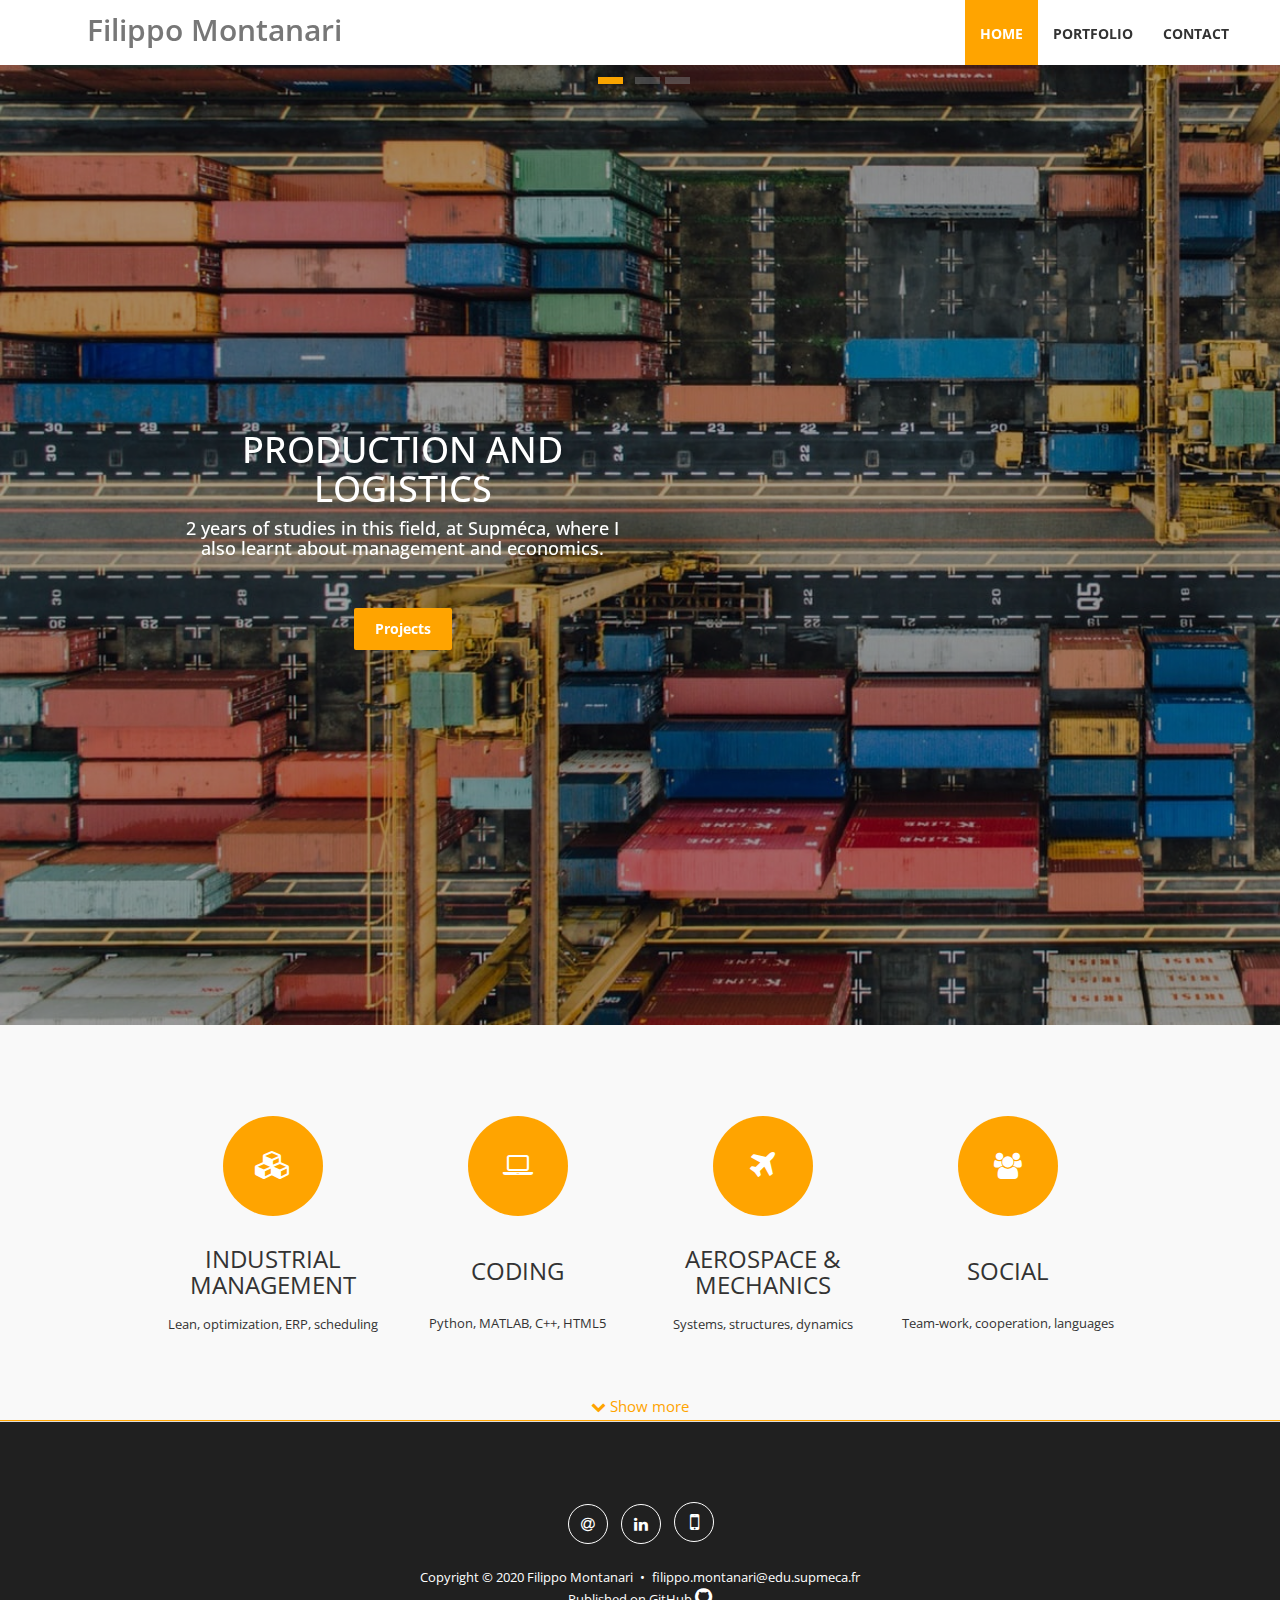
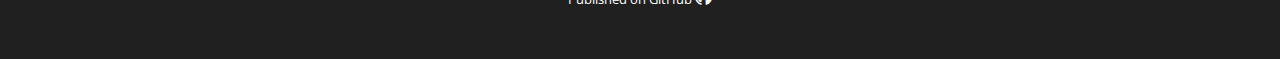
<file: index.html>
<!DOCTYPE html>
<html lang="en">
	<head>
		<meta charset="utf-8">
		<meta http-equiv="X-UA-Compatible" content="IE=Edge">
		<meta name="viewport" content="width=device-width, initial-scale=1">
		<meta name="keywords" content="CV web Montanari Filippo enginner engineering ingenieur">
		<meta name="description" content="Filippo Montanari's personal webpage.">
		<title>Filippo Montanari | resume</title>
		<link rel="icon" type ="image/ico" href="images/icon/favicon.ico">
		<link rel="stylesheet" href="css/bootstrap.min.css">
		<link rel="stylesheet" href="css/font-awesome.min.css">
		<link rel="stylesheet" href="css/shared-style-sheet.css">
		<link rel="stylesheet" href="css/home.css">
		<link href='http://fonts.googleapis.com/css?family=Open+Sans:400,600,700,300' rel='stylesheet' type='text/css'>
	</head>


	<body data-spy="scroll" data-target=".navbar-collapse">

	<!-- start templatemo navigation -->
	<nav class="navbar navbar-default navbar-fixed-top" role="navigation">
		<div class="container-fluid">
			<div class="navbar-header">
				<button class="navbar-toggle" data-toggle="collapse" data-target=".navbar-collapse">
					<span class="icon icon-bar"></span>
					<span class="icon icon-bar"></span>
					<span class="icon icon-bar"></span>
				</button>
				<a href="#" class="navbar-brand">Filippo Montanari</a>
			</div>
			<div class="collapse navbar-collapse">
				<ul class="nav navbar-nav navbar-right">
					<li><a href="#home">HOME</a></li>
					<li><a href="portfolio.html">PORTFOLIO</a></li>
					<!--<li><a href="work-education.html">WORK &amp; EDUCATION</a></li>-->
					<li><a href="contact.html">CONTACT</a></li>
				</ul>
			</div>
		</div>
	</nav>

	<!-- Slider -->
	<section id="home" class="text-center">
    <div class="flexslider">
      <ul class="slides">
        <li>
        	<img src="images/slider/logistics.jpg" alt="Slide 1" style="filter: brightness(65%)">
        	<div class="slider-caption">
			    	<div class="container">
							<div class="col-md-6">
			      		<h1>PRODUCTION AND LOGISTICS</h1>
			      		<h4>2 years of studies in this field, at Supméca, where I also learnt about management and economics.</h4>
								<a href="portfolio.html" class="slider-btn btn btn-default">Projects</a>
							</div>
						</div>
						<div class="slide-bars">
							<div class="active"></div>
							<div class="inactive"></div>
							<div class="inactive"></div>
						</div>
		  		</div>
        </li>
        <li>
        	<img src="images/slider/aerospace.jpg" alt="Slide 2">
        	<div class="slider-caption">
			    	<div class="container">
							<div class="col-md-6">
			      		<h1>AEROSPACE ENGINEER</h1>
			      		<h4>My first university studies in Turin, where I acquired the engineering fundamentals and knowledge in the aerospace field.</h4>
								<!--<a href="work-education.html" class="slider-btn btn btn-default">My studies</a>-->
								<a href="portfolio.html" class="slider-btn btn btn-default">Projects</a>
							</div>
						</div>
						<div class="slide-bars">
							<div class="inactive"></div>
							<div class="active"></div>
							<div class="inactive"></div>
						</div>
		  		</div>
				</li>
        <li>
        	<img src="images/slider/me-calla.jpg" alt="Slide 3">
        	<div class="slider-caption">
			    	<div class="container">
							<div class="col-md-6">
			      		<h1>SEEKING NEW CHALLENGES</h1>
			      		<h4>Proactive and determined. I'm searching for an internship in a stimulating, challenging workplace.</h4>
								<a href="contact.html" class="slider-btn btn btn-default">Contacts</a>
							</div>
						</div>
						<div class="slide-bars">
							<div class="inactive"></div>
							<div class="inactive"></div>
							<div class="active"></div>
						</div>
		  		</div>
        </li>
      </ul>
    </div>
	</section>

	<!--
	<section id="about-me">
		<div class="container">
			<div class="row">
				<img class="img-me" src="images/studio.jpg">
				<div class="text-area">
					<h2>Aerospace and Production Engineer </h2>
					<text>A curious, creative, and adaptable engineering student passionate about innovation and
							new challenges.</br> I am a reliable, well-organized person, as well as a quick learner capable
							of producing good results in a wide variety of areas.
					</text>
				</div>
			</div>
		</div>
	</section>
	-->

	<!-- start templatemo features -->
	<section id="features" class="features text-center">
		<div class="container">
			<div class="row">
				<div class="col-md-12"></div>
				<div class="col-base-12 col-xs-6 col-md-3">
					<i class="ball-icon fa fa-cubes"></i>
						<h3>INDUSTRIAL MANAGEMENT</h3>
						<p>Lean, optimization, ERP, scheduling</p>
				</div>
				<div class="col-base-12 col-xs-6 col-md-3" style="margin-bottom: 20px;">
					<i class="ball-icon fa fa-laptop"></i>
						<h3 style="padding:12px 0 20px">CODING</h3>
						<p>Python, MATLAB, C++, HTML5</p>
				</div>
				<div class="col-base-12 col-xs-6 col-md-3">
					<i class="ball-icon fa fa-plane" style="font-size: 32px;"></i>
						<h3>AEROSPACE &amp; MECHANICS</h3>
						<p>Systems, structures, dynamics</p>
				</div>
				<div class="col-base-12 col-xs-6 col-md-3">
					<i class="ball-icon fa fa-users" style="font-size: 26px;"></i>
						<h3 style="padding:12px 0 20px">SOCIAL</h3>
						<p>Team-work, cooperation, languages</p>
				</div>
			</div>
		</div>
	</section>
	<!-- end templatemo features -->

	<section id="skill-bars" style="display: none;">
		<div class="container">
			<div class="row" style="margin-bottom:60px">
				<div class="col-md-12"></div>
				<div class="col-xs-12 col-md-3 info">
					<h3>IN PRACTICE<span style="color: #ffa400;">&nbsp;...</span></h3>
					<h4 style="font-size:18px; font-weight:600;">Some softwares and skills I can handle.</h4>
					<div style="margin-bottom:37px;">Have a look at the projects in my <a href="#portfolio" class="smoothscroll"><b>portfolio</b></a> to see concrete results.</div>
					<div style="font-size:18px; font-weight:600;">Other softwares:</div>
					<div style="">Power-Point, Power BI, Word, CPLEX</div>

				</div>
				<div class="col-base-1 col-xs-1 col-md-1"></div>

				<div class="col-base-5 col-xs-3 col-md-2 skills">
					<h4 class="">MANAG<span class="hide-sm">E</span>M<span class="hide-sm">EN</span>T</h4>
					<span>Excel + VBA</span>
						<span class="pull-right"></span>
							<div class="progress">
								<div class="progress-bar progress-bar-success" role="progressbar" aria-valuenow="80" aria-valuemin="0" aria-valuemax="100" style="width: 85%;"></div>
							</div>
					<span>Lean management</span>
						<span class="pull-right"></span>
							<div class="progress">
								<div class="progress-bar progress-bar-success" role="progressbar" aria-valuenow="80" aria-valuemin="0" aria-valuemax="100" style="width: 50%;"></div>
							</div>
					<span>FlexSim</span>
						<span class="pull-right"></span>
							<div class="progress">
								<div class="progress-bar progress-bar-success" role="progressbar" aria-valuenow="80" aria-valuemin="0" aria-valuemax="100" style="width: 50%;"></div>
							</div>
					<span>SAP MM PP</span>
						<span class="pull-right"></span>
							<div class="progress">
								<div class="progress-bar progress-bar-success" role="progressbar" aria-valuenow="80" aria-valuemin="0" aria-valuemax="100" style="width: 50%;"></div>
							</div>
				</div>
				<div class="col-base-1 col-xs-1 col-md-1" style=""></div>

				<div class="col-base-5 col-xs-3 col-md-2 skills">
					<h4 class="">CODING</h4>
					<span>Python</span>
						<span class="pull-right"></span>
							<div class="progress">
								<div class="progress-bar progress-bar-success" role="progressbar" aria-valuenow="80" aria-valuemin="0" aria-valuemax="100" style="width: 80%;"></div>
							</div>
					<span>MATLAB</span>
						<span class="pull-right"></span>
							<div class="progress">
								<div class="progress-bar progress-bar-success" role="progressbar" aria-valuenow="80" aria-valuemin="0" aria-valuemax="100" style="width: 60%;"></div>
							</div>
					<span>HTML, CSS</span>
						<span class="pull-right"></span>
							<div class="progress">
								<div class="progress-bar progress-bar-success" role="progressbar" aria-valuenow="80" aria-valuemin="0" aria-valuemax="100" style="width: 60%;"></div>
							</div>
					<span>C++</span>
						<span class="pull-right"></span>
							<div class="progress">
								<div class="progress-bar progress-bar-success" role="progressbar" aria-valuenow="80" aria-valuemin="0" aria-valuemax="100" style="width: 30%;"></div>
							</div>
				</div>
				<div class="col-base-4 col-xs-1 col-md-1" style=""></div>

				<div class="col-base-5 col-xs-3 col-md-2 skills">
					<h4 class="">MECHANICS</h4>
					<span>CATIA (3Dexp)</span>
						<span class="pull-right"></span>
							<div class="progress">
								<div class="progress-bar progress-bar-success" role="progressbar" aria-valuenow="80" aria-valuemin="0" aria-valuemax="100" style="width: 50%;"></div>
							</div>
					<span>SysML</span>
						<span class="pull-right"></span>
							<div class="progress">
								<div class="progress-bar progress-bar-success" role="progressbar" aria-valuenow="80" aria-valuemin="0" aria-valuemax="100" style="width: 50%;"></div>
							</div>
					<span>Abaqus</span>
						<span class="pull-right"></span>
							<div class="progress">
								<div class="progress-bar progress-bar-success" role="progressbar" aria-valuenow="80" aria-valuemin="0" aria-valuemax="100" style="width: 50%;"></div>
							</div>

				</div>
			</div>
		</div>
	</section>

	<!-- Hide / Show skill-bars-->
	<div class="hide-sm hideshow-bar" onclick="HideShowSkillBars('skill-bars', 'chevronDown', 'chevronUp')">
		<span id="chevronDown"><i class="fa fa-chevron-down"></i> Show more</span>
		<span id="chevronUp" style="display: none;"><i class="fa fa-chevron-up"></i> Close</span>
	</div>

	<!-- start templatemo footer -->
	<footer class="text-center">
		<div class="container">
			<div class="row">
				<div class="social-icon">
					<a href="mailto:filippo.montanari@edu.supmeca.fr" class="fa fa-at"></a>
					<a href="https://www.linkedin.com/in/fmontanari6/" class="fa fa-linkedin"></a>
					<a href="tel:+33777999956" class="fa fa-mobile-phone" style="font-size: 22px;"></a>
				</div>
				<p>Copyright © 2020 Filippo Montanari&ensp;&bull;&ensp;filippo.montanari@edu.supmeca.fr</br>Published on GitHub <i class="fa fa-github" style="font-size: 20px"></i></p>
			</div>
		</div>
	</footer>
	<!-- end templatemo footer -->


	<script src="js/jquery.js"></script>
	<script src="js/bootstrap.min.js"></script>
	<script src="js/jquery.flexslider.js"></script>
	<script src="js/hideshow.js"></script>

	<!-- FLEXSLIDER and go-top -->
	<script>
		$(document).ready(function() {
			// FlexSlider
				$('.flexslider').flexslider({
					animation: "fade",
					directionNav: false
				});

			// Show or hide the sticky footer button
			$(window).scroll(function() {
				if ($(this).scrollTop() > 200) {
					$('.go-top').fadeIn(200);
				} else {
					$('.go-top').fadeOut(200);
				}
			});
			// Animate the scroll to top
			$('.go-top').click(function(event) {
				event.preventDefault();
				$('html, body').animate({scrollTop: 0}, 300);
			})
		});
	</script>
	<!-- end FLEXSLIDER and go-top -->

	</body>
</html>
</file>
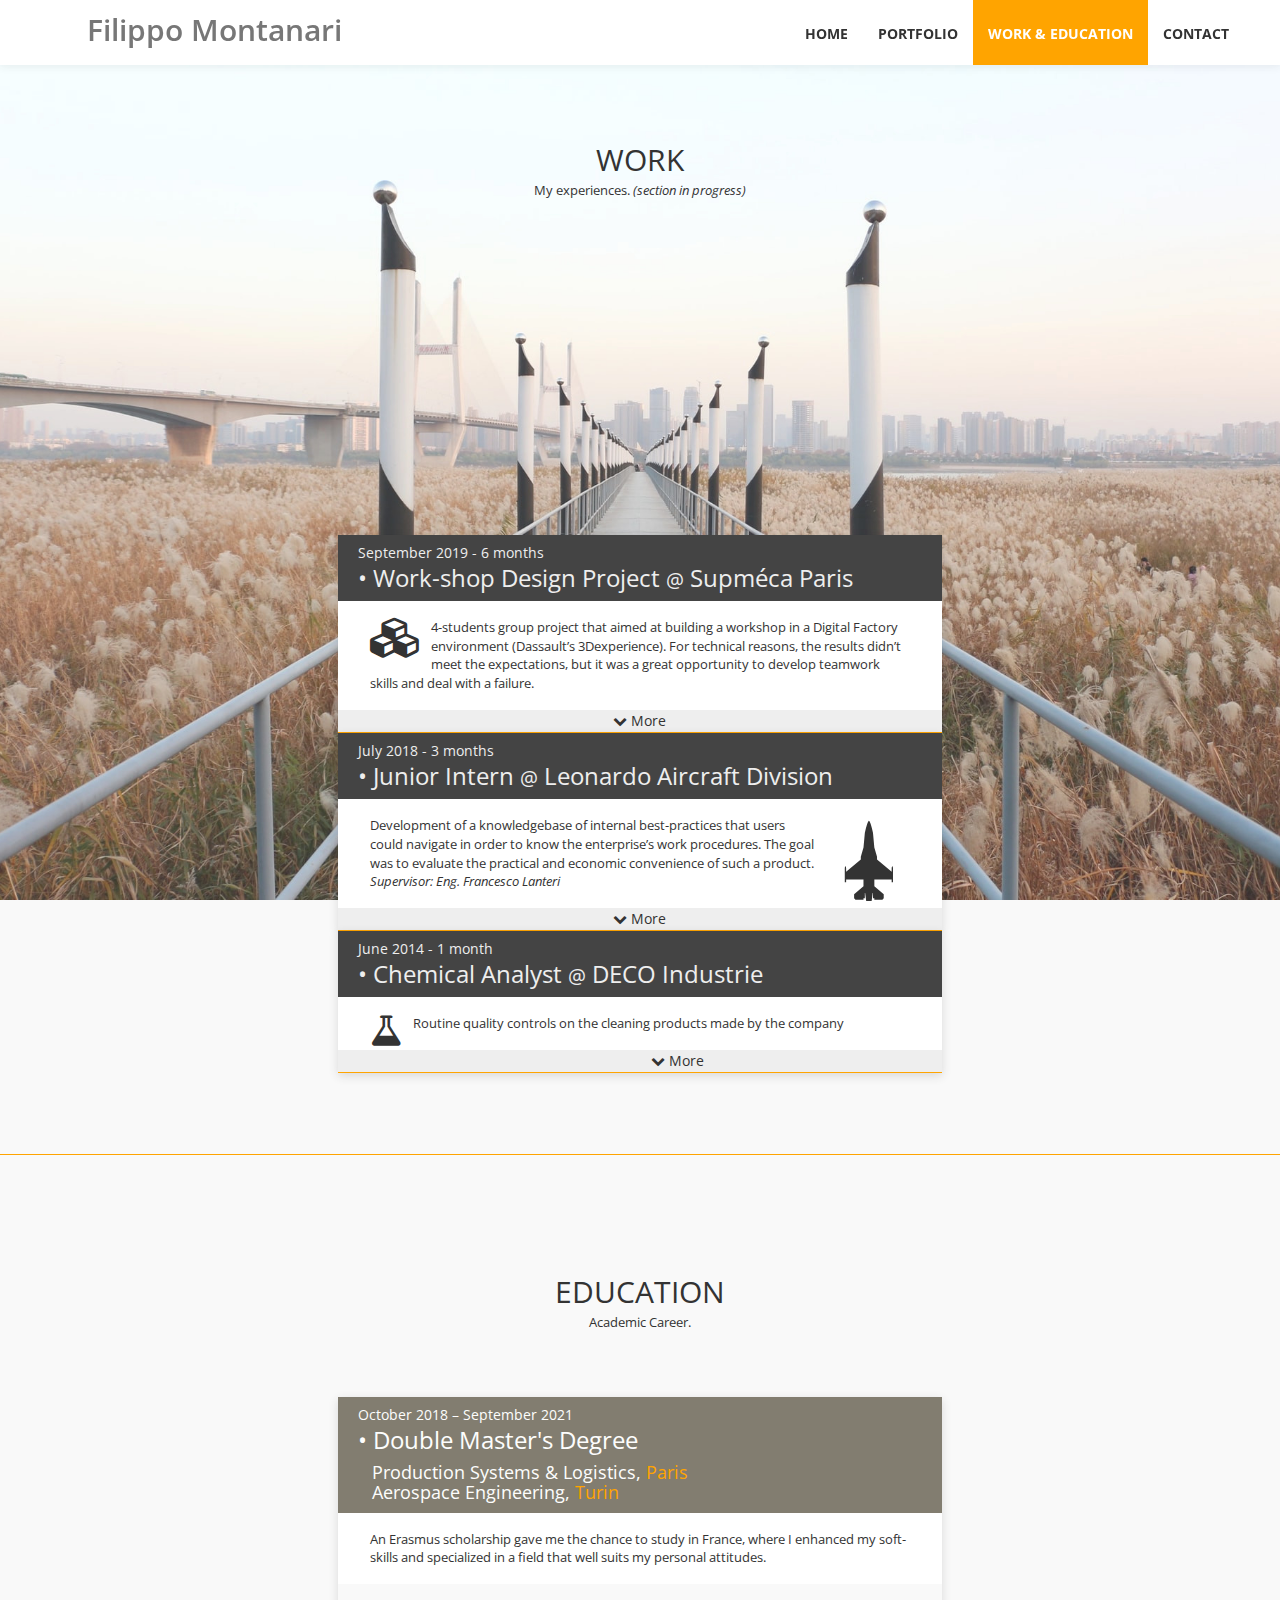
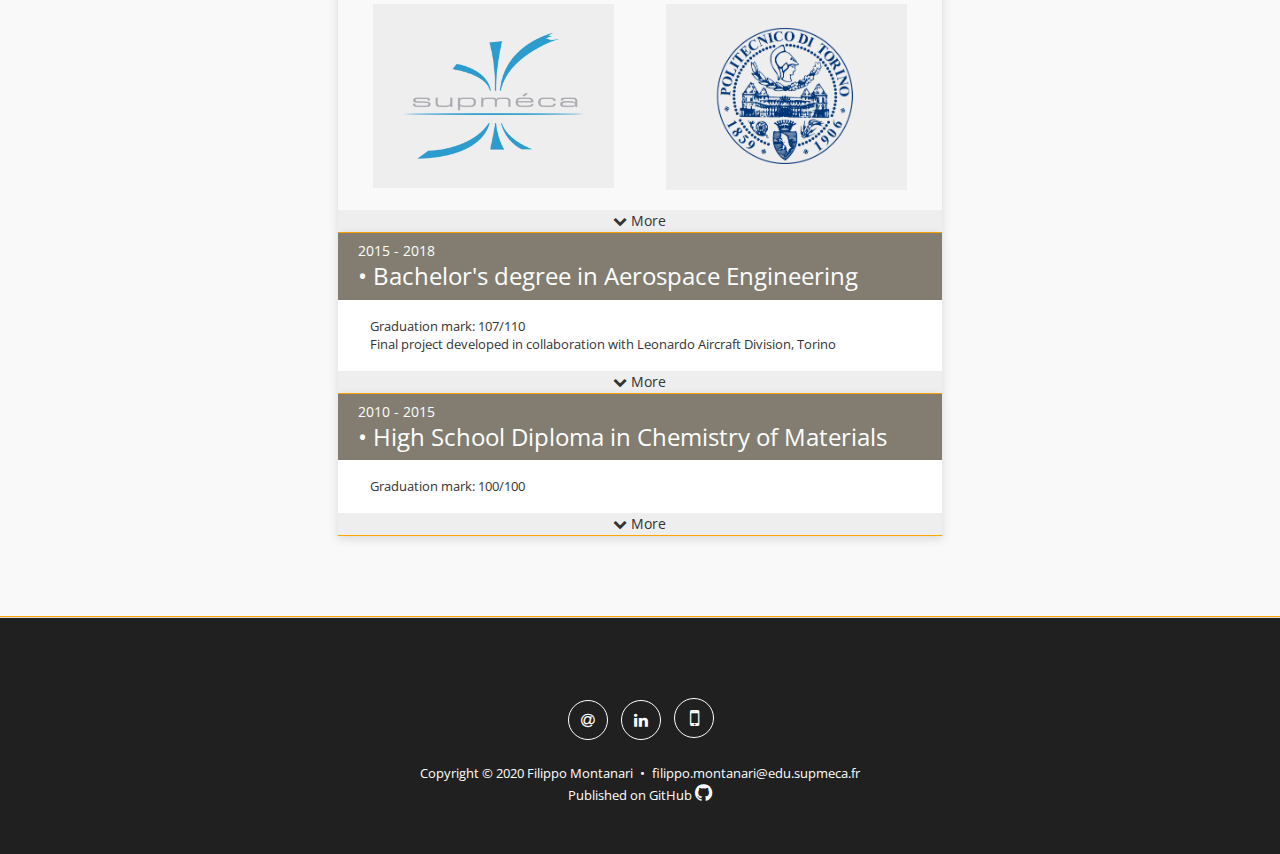
<file: (work-education).html>
<!DOCTYPE html>
<html lang="en">
	<head>
		<meta charset="utf-8">
		<meta http-equiv="X-UA-Compatible" content="IE=Edge">
		<meta name="viewport" content="width=device-width, initial-scale=1">
		<meta name="keywords" content="CV web Montanari Filippo enginner engineering ingenieur">
		<meta name="description" content="Filippo Montanari's personal webpage.">
		<title>Filippo Montanari | work&education</title>
		<link rel="icon" type ="image/ico" href="images/icon/favicon.ico">
		<link rel="stylesheet" href="css/bootstrap.min.css">
		<link rel="stylesheet" href="css/shared-style-sheet.css">
		<link rel="stylesheet" href="css/font-awesome.min.css">
		<link rel="stylesheet" href="css/work-education.css">
		<link href='http://fonts.googleapis.com/css?family=Open+Sans:400,600,700,300' rel='stylesheet' type='text/css'>
	</head>


	<body id="work-education" data-spy="scroll" data-target=".navbar-collapse">

	<!-- start templatemo navigation -->
	<nav class="navbar navbar-default navbar-fixed-top" role="navigation">
		<div class="container-fluid">
			<div class="navbar-header">
				<button class="navbar-toggle" data-toggle="collapse" data-target=".navbar-collapse">
					<span class="icon icon-bar"></span>
					<span class="icon icon-bar"></span>
					<span class="icon icon-bar"></span>
				</button>
				<a href="#" class="navbar-brand">Filippo Montanari</a>
			</div>
			<div class="collapse navbar-collapse">
				<ul class="nav navbar-nav navbar-right">
					<li><a href="index.html">HOME</a></li>
					<li><a href="portfolio.html">PORTFOLIO</a></li>
					<li><a href="#work-education">WORK &amp; EDUCATION</a></li>
					<li><a href="contact.html">CONTACT</a></li>
				</ul>
			</div>
		</div>
	</nav>

	<!-- WORK SECTION -->
	<section id="work">
		<div class="work-bg">
			<div class="container">

				<!-- Title -->
				<div class="row text-center" style="margin: 50px 0 330px">
					<div class="col-md-2"></div>
					<div class="col-md-8">
						<h2></br>WORK</h2>
						<p>My experiences. <i>(section in progress)</i></p>
					</div>
				</div>

				<!-- Works -->
				<div class="row" style="margin: 20px 0 80px">
					<div class="col-base-0 col-sm-1 col-md-2"></div>
					<div class="col-base-12 col-sm-10 col-md-8">

						<!-- Supmeca Project -->
						<div class="box-shadow">
							<div class="title">
								<h5>September 2019 - 6 months</h5>
								<h3>&bull;&nbsp;Work-shop Design Project <span style="font-size: 20px;">@</span> Supméca Paris</span></h3>
								<!--<h4><i>Group project</i></h4>-->
							</div>
							<div class="text">
								<p><i class="floating-icon-left fa fa-cubes"></i>
									4-students group project that aimed at building a workshop in a Digital Factory
									environment (Dassault’s 3Dexperience). For technical reasons, the results didn’t
									meet the expectations, but it was a great opportunity to develop teamwork skills and deal with a failure.</p>
							</div>
							<div id="more-info1" style="display: none;">
								<div class="text">
									<p>_ _ _ _ _ _</p>
								</div>
								<div class="footer">
									<p><i class="sm-icon fa fa-map-marker"></i>&#09;3 Rue Fernand Hainaut, 93400 Saint-Ouen, France</p>
									<p><i class="sm-icon fa fa-globe"></i>&ensp;<a class="link-workedu" href="https://www.supmeca.fr/" target="_blank">www.supmeca.fr</a></p>
								</div>
							</div>
							<div class="hideshow-bar" onclick="HideShowSkillBars('more-info1', 'chevronDown-1', 'chevronUp-1')">
								<span id="chevronDown-1"><i class="fa fa-chevron-down"></i> More</span>
								<span id="chevronUp-1" style="display: none;"><i class="fa fa-chevron-up"></i> Close</span>
							</div>
						</div>

						<!-- Leonardo AD -->
						<div class="box-shadow">
							<div class="title">
								<h5>July 2018 - 3 months</h5>
								<h3>&bull;&nbsp;Junior Intern <span style="font-size: 20px;">@</span> Leonardo A<span class="hide-sm">ircraft&nbsp;</span>D<span class="hide-sm">ivision</span></h3>
								<!--<h4><i>&nbsp;Junior Intern</i></h4>-->
							</div>
							<div class="text">
								<p><i class="floating-icon-right fa fa-fighter-jet fa-rotate-270" style="font-size: 75px; padding: 10px 10px 0 5px;"></i>
									Development of a knowledgebase of internal best-practices that users could navigate in order to
									know the enterprise’s work procedures. The goal was to evaluate
									the practical and economic convenience of such a product.
								</br><i>Supervisor: Eng. Francesco Lanteri</i></p>
							</div>
							<div id="more-info2" style="display: none;">
								<div class="text">
									<p>_ _ _ _ _ _</p>
								</div>
								<div class="footer">
									<p><i class="sm-icon fa fa-map-marker"></i>&ensp;Corso Francia, 426, 10146 Torino TO, Italy</p>
									<p><i class="sm-icon fa fa-bitcoin"></i>&ensp;Turnover: 12 bilions €</p>
									<p><i class="sm-icon fa fa-globe"></i>&ensp;<a class="link-workedu" href="https://www.leonardocompany.com/en/air/aircraft" target="_blank">www.leonardocompany.com</a></p>
								</div>
							</div>
							<div class="hideshow-bar" onclick="HideShowSkillBars('more-info2', 'chevronDown-2', 'chevronUp-2')">
								<span id="chevronDown-2"><i class="fa fa-chevron-down"></i> More</span>
								<span id="chevronUp-2" style="display: none;"><i class="fa fa-chevron-up"></i> Close</span>
							</div>
						</div>

						<!-- Deco Industrie -->
						<div class="box-shadow">
							<div class="title">
								<h5>June 2014 - 1 month</h5>
								<h3>&bull;&nbsp;Chemical Analyst <span style="font-size: 20px;">@</span> DECO Industrie</h3>
								<!--<h4><i>Chemical Analyst</i></h4>-->
							</div>
							<div class="text">
								<p><i class="floating-icon-left fa fa-flask" style="font-size: 35px;"></i>
									Routine quality controls on the cleaning products made by the company
								</p>
							</div>
							<div id="more-info3" style="display: none;">
								<div class="text">
									<p>_ _ _ _ _ _</p>
								</div>
								<div class="footer">
									<p><i class="sm-icon fa fa-map-marker"></i>&ensp;Via Caduti del Lavoro, 2, 48012 Bagnacavallo RA, Italy</p>
									<p><i class="sm-icon fa fa-globe"></i>&ensp;<a class="link-workedu" href="http://www.decoindustrie.it/" target="_blank">www.decoindustrie.it</a></p>
								</div>
							</div>
							<div class="hideshow-bar" onclick="HideShowSkillBars('more-info3', 'chevronDown-3', 'chevronUp-3')">
								<span id="chevronDown-3"><i class="fa fa-chevron-down"></i> More</span>
								<span id="chevronUp-3" style="display: none;"><i class="fa fa-chevron-up"></i> Close</span>
							</div>
						</div>

						<div class="col-base-0 col-sm-1 col-md-2"></div>
					</div>
				</div>
			</div>
		</div>
	</section>
	<!-- End of WORK SECTION -->

	<!--EDUCATION SECTION-->
	<section id="education">
		<div class="container">

			<!-- Section Title-->
			<div class="row text-center" style="margin: 60px 0 60px;">
				<div class="col-md-2"></div>
				<div class="col-md-8">
					<h2>EDUCATION</h2>
					<p>Academic Career.</p>
				</div>
			</div>

			<div class="row" style="margin: 20px 0 80px">
				<div class="col-base-0 col-sm-1 col-md-2"></div>
				<div class="col-base-12 col-sm-10 col-md-8">

					<!-- Double degree Paris-Turin -->
					<div class="box-shadow">
						<div class="title">
							<h5>October 2018 – September 2021</h5>
							<h3>&bull;&nbsp;Double Master's Degree</h3>
							<h4 style="margin-left: 14px;">Production Systems & Logistics, <span style="color: #ffa400;">Paris</span></br>
								Aerospace Engineering, <span style="color: #ffa400;">Turin</span></h4>
						</div>
						<div class="text">
							<p>An Erasmus scholarship gave me the chance to study in France, where I enhanced
								my soft-skills and specialized in a field that well suits my personal attitudes.</p>
						</div>
						<div id="more-info10" style="display: none;">
							<div class="text">
								<div class="col-sm-12 col-md-5">
									<ul style="list-style-type:circle; margin: 0">
										<li>LEAN techniques</li>
										<li>operational research</li>
										<li>project management</li>
									</ul>
								</div>
								<div class="col-sm-12 col-md-7">
									<ul style="list-style-type:circle; margin: 0">
										<li>industrial management</li>
										<li>business economics</li>
										<li>supply chain management</li>
									</ul>
								</div>
							</div>
						</div>

						<div class="text-center">
							<div class="logo-card">
								<img src="images/logo-supmeca.png">
								<p id="more-info10-1" style="display: none;"><a class="link-workedu" href="https://www.supmeca.fr/" target="_blank">www.supmeca.fr</a>
								</br>PARIS, France</p>
							</div>

							<div class="logo-card">
								<img src="images/logo-polito.png" style="padding-bottom: 16px;">
								<p id="more-info10-2" style="display: none;"><a class="link-workedu" href="https://www.polito.it/index.php?lang=it" target="_blank">www.polito.it</a>
								</br>TORINO, Italy</p>
							</div>
						</div>

						<div class="hideshow-bar" onclick="HideShowSkillBars('more-info10', 'chevronDown-10', 'chevronUp-10'); HideShowSkillBars('more-info10-1', 'chevronDown-10', 'chevronUp-10'); HideShowSkillBars('more-info10-2', 'chevronDown-10', 'chevronUp-10')">
							<span id="chevronDown-10"><i class="fa fa-chevron-down"></i> More</span>
							<span id="chevronUp-10" style="display: none;"><i class="fa fa-chevron-up"></i> Close</span>
						</div>
					</div>

					<!-- Aerospace Polito -->
					<div class="box-shadow">
						<div class="title">
							<h5>2015 - 2018</h5>
							<h3>&bull;&nbsp;Bachelor's degree in Aerospace Engineering</h3>
						</div>
						<div class="text">
							<p>Graduation mark: 107/110</br>
							Final project developed in collaboration with Leonardo Aircraft Division, Torino</p>
						</div>
						<div id="more-info11" style="display: none;">
							<div class="text">
								<p>_ _ _ _ _ _</p>
							</div>
							<div class="footer">
								<p><i class="sm-icon fa fa-map-marker"></i>&ensp;Corso Duca degli Abruzzi, 24, 10129 Torino TO, Italy</p>
								<p><i class="sm-icon fa fa-globe"></i>&ensp;<a class="link-workedu" href="https://didattica.polito.it/portal/pls/portal/sviluppo.offerta.cdl?p_sdu=32&p_cds=11&p_a_acc=2021&p_lang=EN" target="_blank">www.polito.it/aerospace-engineering</a></p>
							</div>
						</div>
						<div class="hideshow-bar" onclick="HideShowSkillBars('more-info11', 'chevronDown-11', 'chevronUp-11')">
							<span id="chevronDown-11"><i class="fa fa-chevron-down"></i> More</span>
							<span id="chevronUp-11" style="display: none;"><i class="fa fa-chevron-up"></i> Close</span>
						</div>
					</div>

					<!-- Chemistry ITIS -->
					<div class="box-shadow">
						<div class="title">
							<h5>2010 - 2015</h5>
							<h3>&bull;&nbsp;High School Diploma in Chemistry of Materials</h3>
						</div>
						<div class="text">
							<p>Graduation mark: 100/100</p>
						</div>
						<div id="more-info12" style="display: none;">
							<div class="text">
								<p>_ _ _ _ _ _</p>
							</div>
							<div class="footer">
								<p><i class="sm-icon fa fa-map-marker"></i>&ensp;Via G. Marconi, 2, 48124 Ravenna, Italy</p>
							</div>
						</div>
						<div class="hideshow-bar" onclick="HideShowSkillBars('more-info12', 'chevronDown-12', 'chevronUp-12')">
							<span id="chevronDown-12"><i class="fa fa-chevron-down"></i> More</span>
							<span id="chevronUp-12" style="display: none;"><i class="fa fa-chevron-up"></i> Close</span>
						</div>
					</div>
				</div>
				<div class="col-base-0 col-sm-1 col-md-2"></div>
			</div>
		</div>
	</section>


	<!--page footer -->
	<footer class="text-center" style="border-top: 1px solid #ddd">
		<div class="container">
			<div class="row">
				<div class="social-icon">
					<a href="mailto:filippo.montanari@edu.supmeca.fr" class="fa fa-at"></a>
					<a href="https://www.linkedin.com/in/fmontanari6/" class="fa fa-linkedin"></a>
					<a href="tel:+33777999956" class="fa fa-mobile-phone" style="font-size: 22px;"></a>
				</div>
				<p>Copyright © 2020 Filippo Montanari&ensp;&bull;&ensp;filippo.montanari@edu.supmeca.fr</br>Published on GitHub <i class="fa fa-github" style="font-size: 20px"></i></p>
			</div>
		</div>
	</footer>
	<!-- end of page footer -->


	<script src="js/jquery.js"></script>
	<script src="js/bootstrap.min.js"></script>
	<script src="js/jquery.flexslider.js"></script>
	<script src="js/hideshow.js"></script>
	<!--
	<script src="https://kit.fontawesome.com/929dc72e79.js"></script>
	-->

	</body>
</html>
</file>
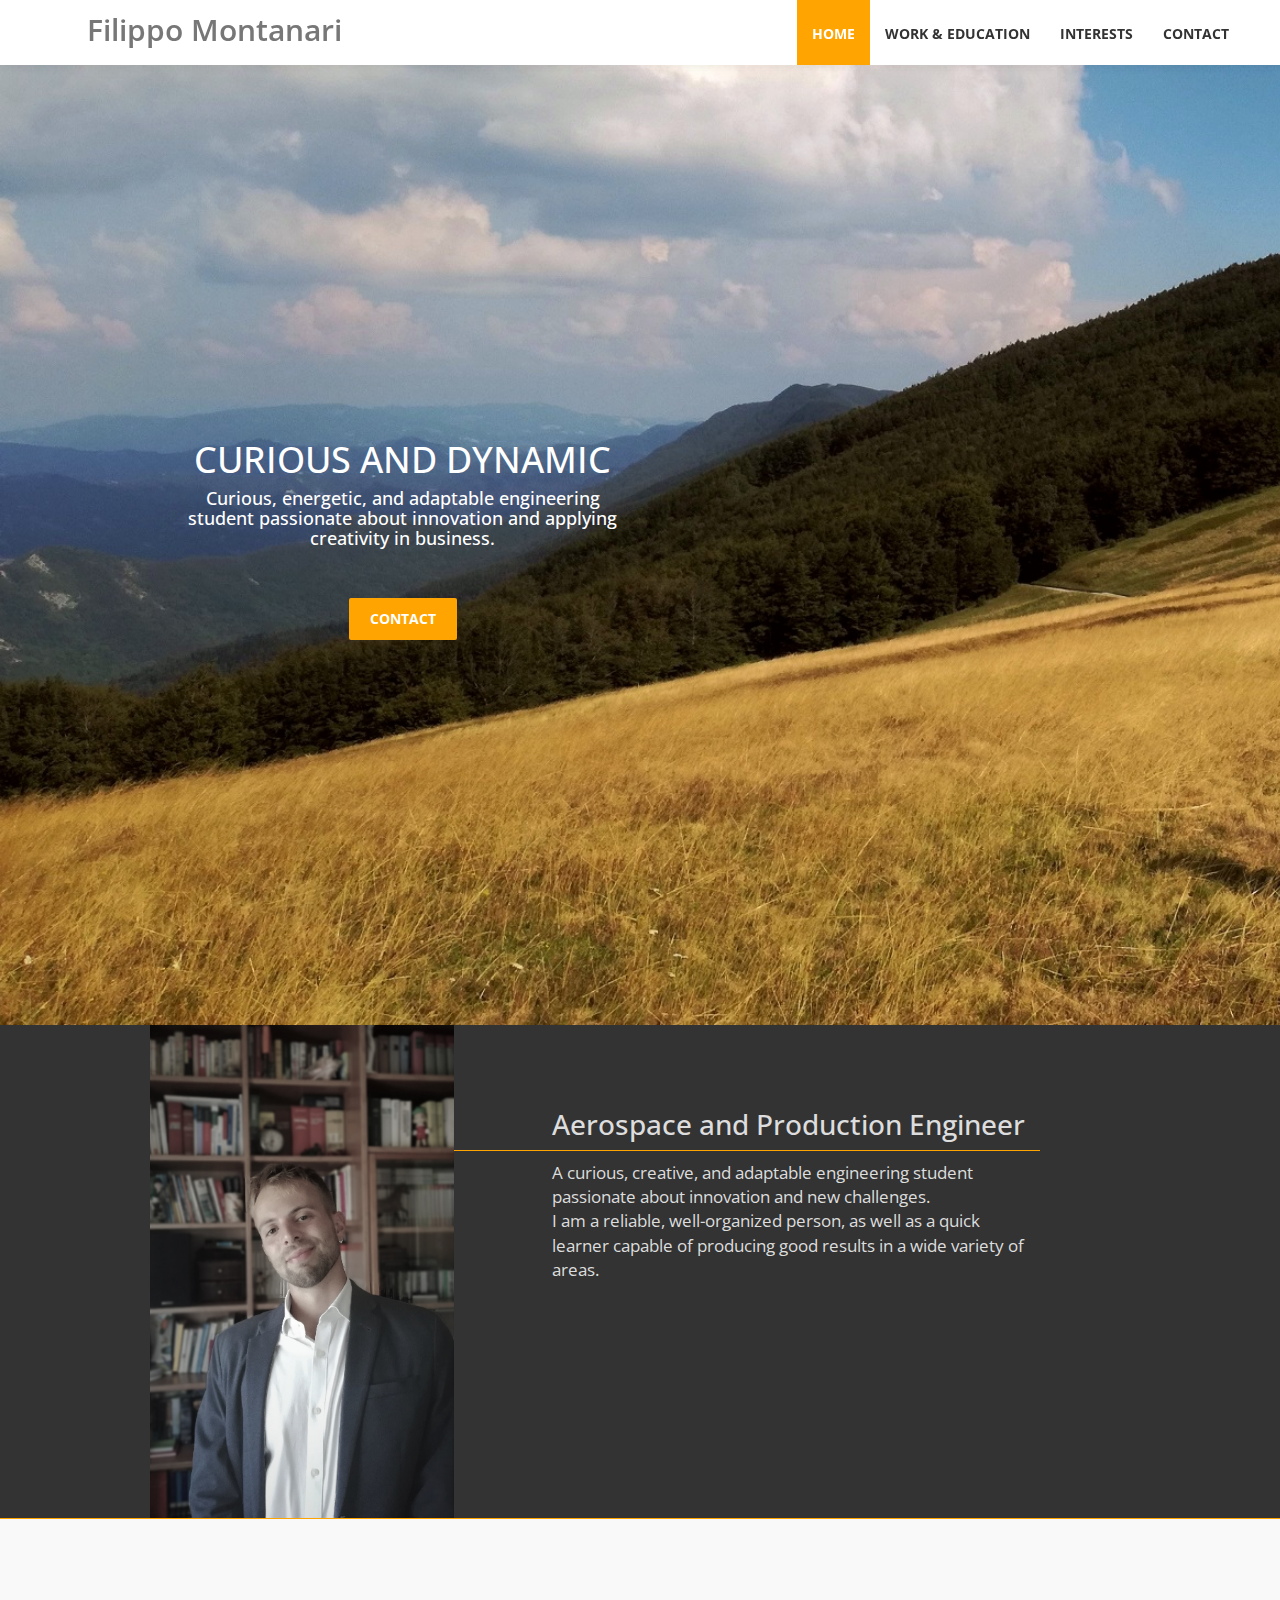
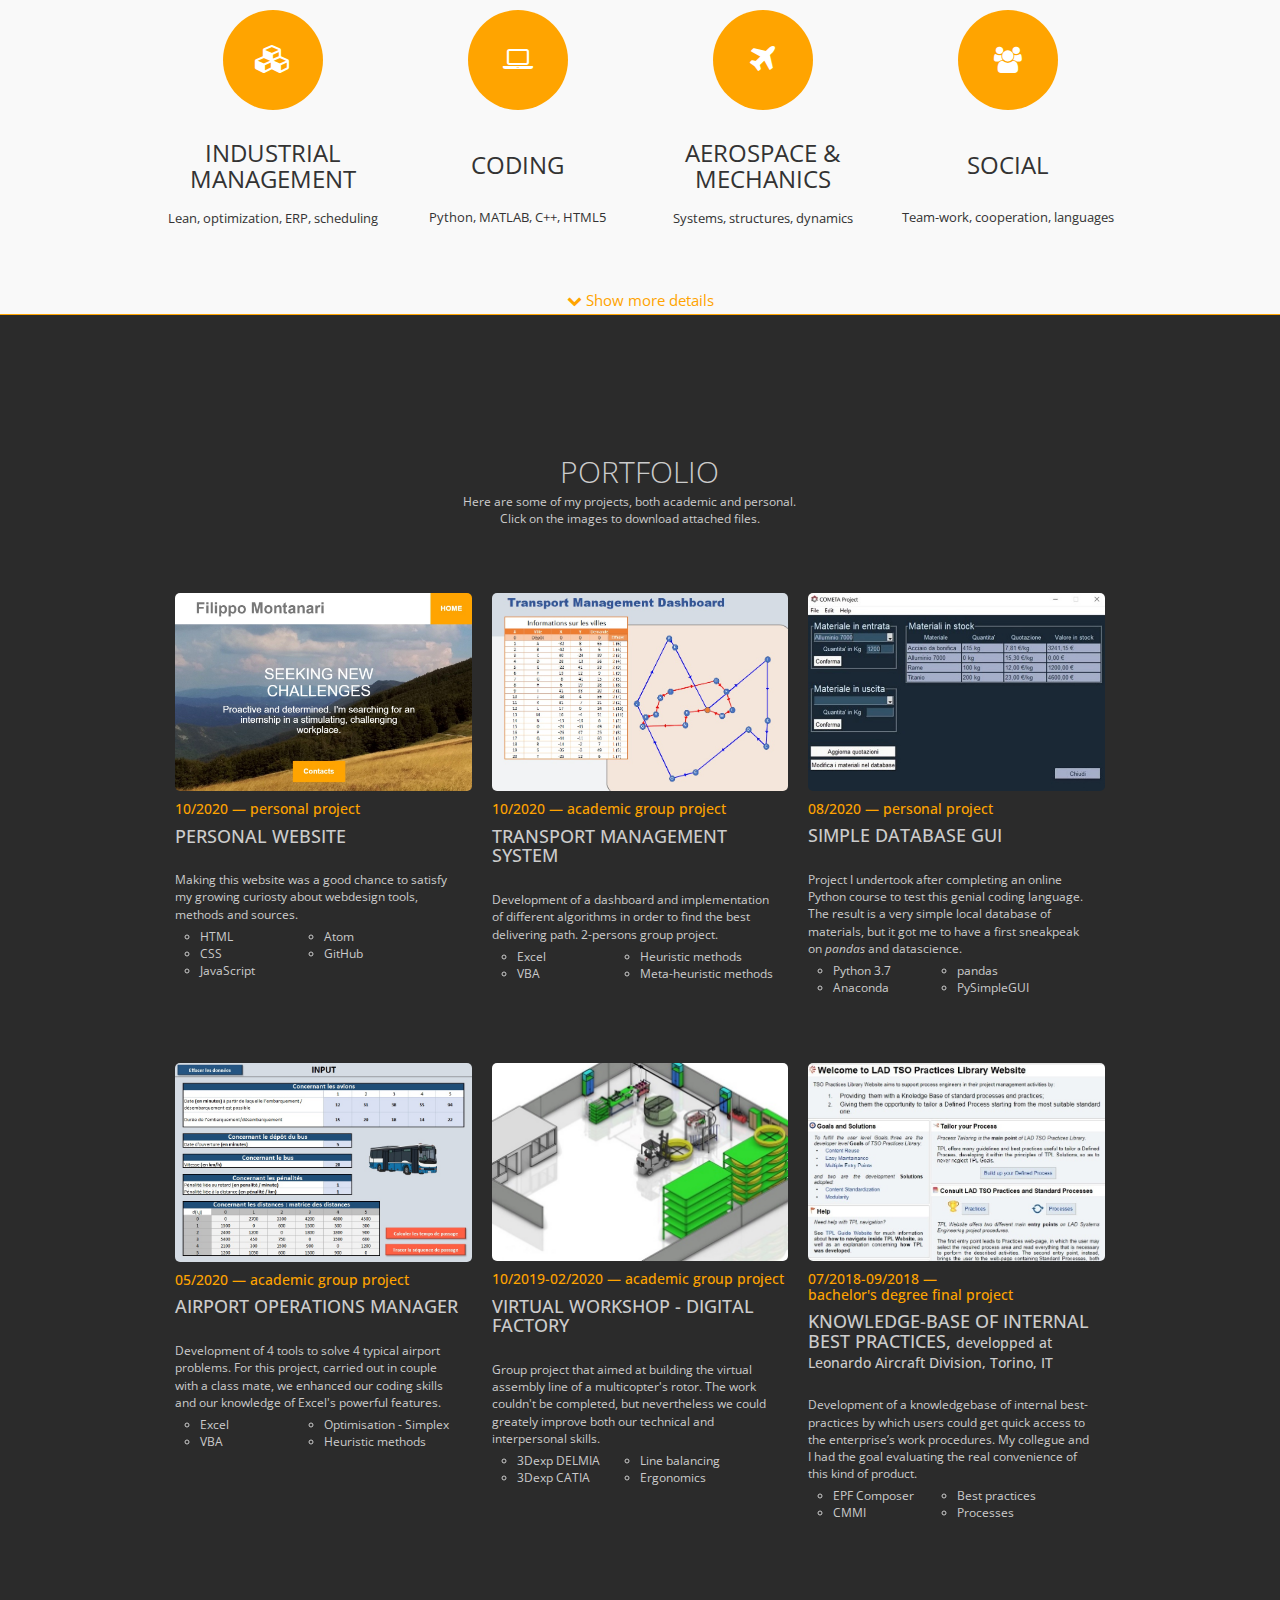
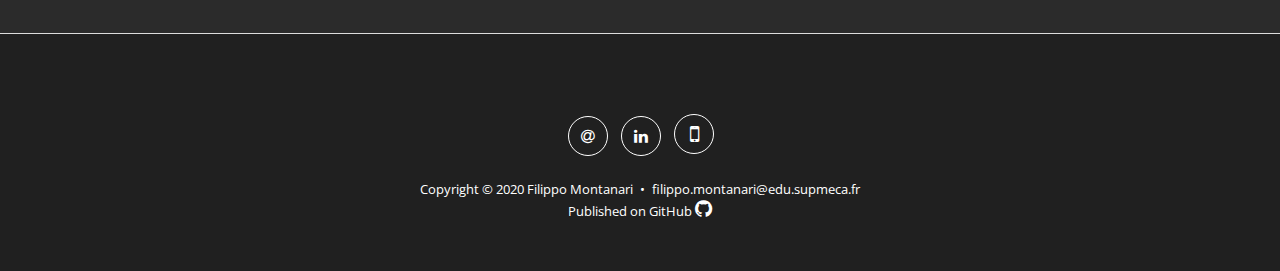
<file: home.html>
<!DOCTYPE html>
<html lang="en">
	<head>
		<meta charset="utf-8">
		<meta http-equiv="X-UA-Compatible" content="IE=Edge">
		<meta name="viewport" content="width=device-width, initial-scale=1">
		<meta name="keywords" content="CV web Montanari Filippo enginner engineering ingenieur">
		<meta name="description" content="Filippo Montanari's personal webpage.">
		<title>Filippo Montanari | resume</title>
		<link rel="icon" type ="image/ico" href="images/icon/favicon.ico">
		<link rel="stylesheet" href="css/bootstrap.min.css">
		<link rel="stylesheet" href="css/font-awesome.min.css">
		<link rel="stylesheet" href="css/shared-style-sheet.css">
		<link rel="stylesheet" href="css/home.css">
		<link href='http://fonts.googleapis.com/css?family=Open+Sans:400,600,700,300' rel='stylesheet' type='text/css'>
	</head>


	<body data-spy="scroll" data-target=".navbar-collapse">

	<!-- start templatemo navigation -->
	<nav class="navbar navbar-default navbar-fixed-top" role="navigation">
		<div class="container-fluid">
			<div class="navbar-header">
				<button class="navbar-toggle" data-toggle="collapse" data-target=".navbar-collapse">
					<span class="icon icon-bar"></span>
					<span class="icon icon-bar"></span>
					<span class="icon icon-bar"></span>
				</button>
				<a href="#" class="navbar-brand">Filippo Montanari</a>
			</div>
			<div class="collapse navbar-collapse">
				<ul class="nav navbar-nav navbar-right">
					<li><a href="#home">HOME</a></li>
					<li><a href="work-education.html">WORK &amp; EDUCATION</a></li>
          <li><a href="interests.html">INTERESTS</a></li>
					<li><a href="contact.html">CONTACT</a></li>
				</ul>
			</div>
		</div>
	</nav>

	<!-- Slider -->
	<section id="home" class="text-center">
    <div class="flexslider">
      <ul class="slides">
        <li>
        	<img src="images/slider/me-calla.jpg" alt="Slide 1">
        	<div class="slider-caption">
			    	<div class="container">
							<div class="col-md-6">
			      		<h1>CURIOUS AND DYNAMIC</h1>
			      		<h4>Curious, energetic, and adaptable engineering student passionate about innovation and applying creativity in business.</h4>
								<a href="contact.html" class="slider-btn btn btn-default">CONTACT</a>
							</div>
						</div>
		  		</div>
        </li>
        <li>
        	<img src="images/slider/plane-yellow-bg.jpg" alt="Slide 2">
        	<div class="slider-caption">
			    	<div class="container">
							<div class="col-md-6">
			      		<h1>EXPLORING NEW HORIZONS</h1>
			      		<h4>I love getting out of my comfort zone and facing new challenges in both operating and socials contexts.</h4>
								<a href="work-education.html" class="slider-btn btn btn-default">MY JOURNEY</a>
							</div>
						</div>
		  		</div>
				</li>
        <li>
        	<img src="images/slider/chess.jpg" alt="Slide 3">
        	<div class="slider-caption">
			    	<div class="container">
							<div class="col-md-6">
			      		<h1>SOLUTION-ORIENTED</h1>
			      		<h4>Pro-active and organized. Capable of cooperating with my team-mates and solving problems by focusing on solutions.</h4>
								<a href="#portfolio" class="slider-btn btn btn-default">PROJECTS</a>
							</div>
						</div>
		  		</div>
        </li>
      </ul>
    </div>
	</section>

	<section id="about-me">
		<div class="container">
			<div class="row">
				<img class="img-me" src="images/studio.jpg">
				<div class="text-area">
					<h2>Aerospace and Production Engineer </h2>
					<text>A curious, creative, and adaptable engineering student passionate about innovation and
							new challenges.</br> I am a reliable, well-organized person, as well as a quick learner capable
							of producing good results in a wide variety of areas.
					</text>
				</div>
			</div>
		</div>
	</section>

	<!-- start templatemo features -->
	<section id="features" class="features text-center">
		<div class="container">
			<div class="row">
				<div class="col-md-12"></div>
				<div class="col-base-12 col-xs-6 col-md-3">
					<i class="ball-icon fa fa-cubes"></i>
						<h3>INDUSTRIAL MANAGEMENT</h3>
						<p>Lean, optimization, ERP, scheduling</p>
				</div>
				<div class="col-base-12 col-xs-6 col-md-3" style="margin-bottom: 20px;">
					<i class="ball-icon fa fa-laptop"></i>
						<h3 style="padding:12px 0 20px">CODING</h3>
						<p>Python, MATLAB, C++, HTML5</p>
				</div>
				<div class="col-base-12 col-xs-6 col-md-3">
					<i class="ball-icon fa fa-plane" style="font-size: 32px;"></i>
						<h3>AEROSPACE &amp; MECHANICS</h3>
						<p>Systems, structures, dynamics</p>
				</div>
				<div class="col-base-12 col-xs-6 col-md-3">
					<i class="ball-icon fa fa-users" style="font-size: 26px;"></i>
						<h3 style="padding:12px 0 20px">SOCIAL</h3>
						<p>Team-work, cooperation, languages</p>
				</div>
			</div>
		</div>
	</section>
	<!-- end templatemo features -->

	<section id="skill-bars" style="display: none;">
		<div class="container">
			<div class="row" style="margin-bottom:60px">
				<div class="col-md-12"></div>
				<div class="col-xs-12 col-md-3 info">
					<h3>IN PRACTICE<span style="color: #ffa400;">&nbsp;...</span></h3>
					<h4 style="font-size:18px; font-weight:600;">Some softwares and skills I can handle.</h4>
					<div style="margin-bottom:37px;">Have a look at the projects in my <a href="#portfolio" class="smoothscroll"><b>portfolio</b></a> to see concrete results.</div>
					<div style="font-size:18px; font-weight:600;">Other softwares:</div>
					<div style="">Power-Point, Power BI, Word</div>

				</div>
				<div class="col-base-1 col-xs-1 col-md-1"></div>

				<div class="col-base-5 col-xs-3 col-md-2 skills">
					<h4 class="">MANAG<span class="hide-sm">E</span>M<span class="hide-sm">EN</span>T</h4>
					<span>Excel + VBA</span>
						<span class="pull-right"></span>
							<div class="progress">
								<div class="progress-bar progress-bar-success" role="progressbar" aria-valuenow="80" aria-valuemin="0" aria-valuemax="100" style="width: 85%;"></div>
							</div>
					<span>LEAN</span>
						<span class="pull-right"></span>
							<div class="progress">
								<div class="progress-bar progress-bar-success" role="progressbar" aria-valuenow="80" aria-valuemin="0" aria-valuemax="100" style="width: 50%;"></div>
							</div>
					<span>FlexSim</span>
						<span class="pull-right"></span>
							<div class="progress">
								<div class="progress-bar progress-bar-success" role="progressbar" aria-valuenow="80" aria-valuemin="0" aria-valuemax="100" style="width: 50%;"></div>
							</div>
					<span>SAP</span>
						<span class="pull-right"></span>
							<div class="progress">
								<div class="progress-bar progress-bar-success" role="progressbar" aria-valuenow="80" aria-valuemin="0" aria-valuemax="100" style="width: 50%;"></div>
							</div>
				</div>
				<div class="col-base-1 col-xs-1 col-md-1" style=""></div>

				<div class="col-base-5 col-xs-3 col-md-2 skills">
					<h4 class="">CODING</h4>
					<span>Python</span>
						<span class="pull-right"></span>
							<div class="progress">
								<div class="progress-bar progress-bar-success" role="progressbar" aria-valuenow="80" aria-valuemin="0" aria-valuemax="100" style="width: 80%;"></div>
							</div>
					<span>MATLAB</span>
						<span class="pull-right"></span>
							<div class="progress">
								<div class="progress-bar progress-bar-success" role="progressbar" aria-valuenow="80" aria-valuemin="0" aria-valuemax="100" style="width: 60%;"></div>
							</div>
					<span>HTML, CSS, JavaScript</span>
						<span class="pull-right"></span>
							<div class="progress">
								<div class="progress-bar progress-bar-success" role="progressbar" aria-valuenow="80" aria-valuemin="0" aria-valuemax="100" style="width: 60%;"></div>
							</div>
					<span>C++</span>
						<span class="pull-right"></span>
							<div class="progress">
								<div class="progress-bar progress-bar-success" role="progressbar" aria-valuenow="80" aria-valuemin="0" aria-valuemax="100" style="width: 30%;"></div>
							</div>
				</div>
				<div class="col-base-4 col-xs-1 col-md-1" style=""></div>

				<div class="col-base-5 col-xs-3 col-md-2 skills">
					<h4 class="">MECHANICS</h4>
					<span>CATIA (3Dexp)</span>
						<span class="pull-right"></span>
							<div class="progress">
								<div class="progress-bar progress-bar-success" role="progressbar" aria-valuenow="80" aria-valuemin="0" aria-valuemax="100" style="width: 50%;"></div>
							</div>
					<span>SysML</span>
						<span class="pull-right"></span>
							<div class="progress">
								<div class="progress-bar progress-bar-success" role="progressbar" aria-valuenow="80" aria-valuemin="0" aria-valuemax="100" style="width: 50%;"></div>
							</div>
					<span>Abaqus</span>
						<span class="pull-right"></span>
							<div class="progress">
								<div class="progress-bar progress-bar-success" role="progressbar" aria-valuenow="80" aria-valuemin="0" aria-valuemax="100" style="width: 50%;"></div>
							</div>

				</div>
			</div>
		</div>
	</section>

	<!-- Hide / Show skill-bars-->
	<div class="hide-sm hideshow-bar" onclick="HideShowSkillBars()">
			<span id="chevronDown"><i class="fa fa-chevron-down"></i> Show more details</span>
			<span id="chevronUp" style="display: none;"><i class="fa fa-chevron-up"></i> Close</span>
	</div>

	<!-- start templatemo portfolio -->
	<section id="portfolio">
		<div class="container">
			<div class="row">
				<div class="col-md-2"></div>
				<div class="col-md-8">
					<h2>PORTFOLIO</h2>
					<p style="margin-bottom: 60px;">Here are some of my projects, both academic and personal.</br>Click on the images to download attached files.</p>
				</div>
			</div>
			<div class="col-md-12"></div>

			<div class="col-base-12 col-xs-6 col-md-4 text-left" style="padding: 0 10px 70px; height: 470px;">
				<div class="image-folder shadow-card">
					<img src="images/proj102020.jpg" class="img-responsive">
					<div class="image-overlay">
						<i title="You are browsing the website" class="fa fa-close"></i>
					</div>
				</div>
				<h5 style="color:#ffa400">10/2020  &mdash;  personal project</h5>
				<h4>PERSONAL WEBSITE</h4>
				<p style="margin-top: 20px; padding-right:10px;">Making this website was a good chance to satisfy my growing curiosty about webdesign tools, methods and sources.</p>
				<div class="col-sm-12 col-md-5">
					<ul style="list-style-type:circle; margin: 0">
						<li>HTML</li>
						<li>CSS</li>
						<li>JavaScript</li>
					</ul>
				</div>
				<div class="col-sm-12 col-md-7">
					<ul style="list-style-type:circle; margin: 0">
						<li>Atom</li>
						<li>GitHub</li>
					</ul>
				</div>
			</div>

			<div class="col-base-12 col-xs-6 col-md-4 text-left" style="padding: 0 10px 70px; height: 470px;">
				<div class="image-folder shadow-card">
					<img src="images/proj102020-2.jpg" class="img-responsive">
					<div class="image-overlay">
						<a href="#" title="Click to download files/documentation"><i class="fa fa-folder-open"></i></a>
					</div>
				</div>
				<h5 style="color:#ffa400">10/2020  &mdash;  academic group project</h5>
				<h4>TRANSPORT MANAGEMENT SYSTEM</h4>
				<p style="margin-top: 20px; padding-right:10px">Development of a dashboard and implementation of different algorithms in order to find the best delivering path. 2-persons group project.</p>
				<div class="col-sm-12 col-md-5">
					<ul style="list-style-type:circle; margin: 0">
						<li>Excel</li>
						<li>VBA</li>
					</ul>
				</div>
				<div class="col-sm-12 col-md-7">
					<ul style="list-style-type:circle; margin: 0">
						<li>Heuristic methods</li>
						<li>Meta-heuristic methods</li>
					</ul>
				</div>
			</div>

			<div class="col-base-12 col-xs-6 col-md-4 text-left" style="padding: 0 10px 70px; height: 470px;">
				<div class="image-folder shadow-card">
				<img src="images/proj082020.jpg" class="img-responsive">
					<div class="image-overlay">
						<a href="docs/Filippo%20MONTANARI%20-%20Python%20Cometa%20Project.zip" title="Click to download files/documentation (zip folder)"><i class="fa fa-folder-open"></i></a>
					</div>
				</div>
				<h5 style="color:#ffa400">08/2020  &mdash;  personal project</h5>
				<h4>SIMPLE DATABASE GUI</h4>
				<p style="margin-top: 20px; padding-right:10px">Project I undertook after completing an online Python course to test this genial coding language. The result is a very simple local database of materials, but it got me to have a first sneakpeak on <i>pandas</i> and datascience.</p>
				<div class="col-sm-12 col-md-5">
					<ul style="list-style-type:circle; margin: 0">
						<li>Python 3.7</li>
						<li>Anaconda</li>
					</ul>
				</div>
				<div class="col-sm-12 col-md-7">
					<ul style="list-style-type:circle; margin: 0">
						<li>pandas</li>
						<li>PySimpleGUI</li>
					</ul>
				</div>
			</div>


			<div class="col-base-12 col-xs-6 col-md-4 text-left" style="padding: 0 10px 70px; height: 470px;">
				<div class="image-folder shadow-card">
					<img src="images/proj052020.jpg" class="img-responsive">
					<div class="image-overlay">
						<a href="docs/Filippo%20MONTANARI%20-%20Airport%20Operations%20Manager.zip" title="Click to download files/documentation (zip folder)"><i class="fa fa-folder-open"></i></a>
					</div>
				</div>
				<h5 style="color:#ffa400">05/2020  &mdash;  academic group project</h5>
				<h4>AIRPORT OPERATIONS MANAGER</h4>
				<p style="margin-top: 20px; padding-right:10px">Development of 4 tools to solve 4 typical airport problems. For this project, carried out in couple with a class mate, we enhanced our coding skills and our knowledge of Excel's powerful features.</br></p>
				<div class="col-sm-12 col-md-5">
					<ul style="list-style-type:circle; margin: 0">
						<li>Excel</li>
						<li>VBA</li>
					</ul>
				</div>
				<div class="col-sm-12 col-md-7">
					<ul style="list-style-type:circle; margin: 0">
						<li>Optimisation - Simplex</li>
						<li>Heuristic methods</li>
					</ul>
				</div>
			</div>

			<div class="col-base-12 col-xs-6 col-md-4 text-left" style="padding: 0 10px 70px; height: 470px;">
				<div class="image-folder shadow-card">
					<img src="images/proj092019.jpg" class="img-responsive">
					<div class="image-overlay">
						<a href="docs/Filippo%20MONTANARI%20-%20Projet%20MiniBee%20–%20Conception%20Atelier.pdf" title="Click to download files/documentation (PDF report)"><i class="fa fa-file-text"></i></a>
					</div>
				</div>
				<h5 style="color:#ffa400">10/2019-02/2020  &mdash;  academic group project</h5>
				<h4>VIRTUAL WORKSHOP - DIGITAL FACTORY</h4>
				<p style="margin-top: 20px; padding-right:10px">Group project that aimed at building the virtual assembly line of a multicopter's rotor. The work couldn't be completed, but nevertheless we could greately improve both our technical and interpersonal skills.</p>
				<div class="col-sm-12 col-md-5">
					<ul style="list-style-type:circle; margin: 0">
						<li>3Dexp DELMIA</li>
						<li>3Dexp CATIA</li>
					</ul>
				</div>
				<div class="col-sm-12 col-md-7">
					<ul style="list-style-type:circle; margin: 0">
						<li>Line balancing</li>
						<li>Ergonomics</li>
					</ul>
				</div>
			</div>

			<div class="col-base-12 col-xs-6 col-md-4 text-left" style="padding: 0 10px 70px; height: 470px;">
				<div class="image-folder shadow-card">
					<img src="images/proj072018.jpg" class="img-responsive">
					<div class="image-overlay">
						<a href="docs/Filippo%20MONTANARI%20-%20Feasibility%20Study%20for%20a%20Knowledge%20Base%20of%20Enterprise%20Practices.pdf" title="Click to download files/documentation (PDF report)"><i class="fa fa-file-text"></i></a>
					</div>
				</div>
				<h5 style="color:#ffa400">07/2018-09/2018  &mdash;  </br>bachelor's degree final project</h5>
				<h4>KNOWLEDGE-BASE OF INTERNAL BEST PRACTICES, <span style="font-size: 14px;">developped at Leonardo Aircraft Division, Torino, IT</span></h4>
				<p style="margin-top: 20px; padding-right:10px">Development of a knowledgebase of internal best-practices by which users could get quick access to the enterprise’s work procedures. My collegue and I had the goal evaluating the real convenience of this kind of product.</p>
				<div class="col-sm-12 col-md-5">
					<ul style="list-style-type:circle; margin: 0">
						<li>EPF Composer</li>
						<li>CMMI</li>
					</ul>
				</div>
				<div class="col-sm-12 col-md-7">
					<ul style="list-style-type:circle; margin: 0">
						<li>Best practices</li>
						<li>Processes</li>
					</ul>
				</div>
			</div>
		</div>
	</section>
	<!-- end templatemo portfolio -->

	<!-- start templatemo footer -->
	<footer class="text-center">
		<div class="container">
			<div class="row">
				<div class="social-icon">
					<a href="mailto:filippo.montanari@edu.supmeca.fr" class="fa fa-at"></a>
					<a href="https://www.linkedin.com/in/fmontanari6/" class="fa fa-linkedin"></a>
					<a href="tel:+33777999956" class="fa fa-mobile-phone" style="font-size: 22px;"></a>
				</div>
				<p>Copyright © 2020 Filippo Montanari&ensp;&bull;&ensp;filippo.montanari@edu.supmeca.fr</br>Published on GitHub <i class="fa fa-github" style="font-size: 20px"></i></p>
			</div>
		</div>
	</footer>
	<!-- end templatemo footer -->


	<script src="js/jquery.js"></script>
	<script src="js/bootstrap.min.js"></script>
	<script src="js/jquery.flexslider.js"></script>
	<script src="js/hideshow.js"></script>

	<!-- FLEXSLIDER and go-top -->
	<script>
		$(document).ready(function() {
			// FlexSlider
				$('.flexslider').flexslider({
					animation: "fade",
					directionNav: false
				});

			// Show or hide the sticky footer button
			$(window).scroll(function() {
				if ($(this).scrollTop() > 200) {
					$('.go-top').fadeIn(200);
				} else {
					$('.go-top').fadeOut(200);
				}
			});
			// Animate the scroll to top
			$('.go-top').click(function(event) {
				event.preventDefault();
				$('html, body').animate({scrollTop: 0}, 300);
			})
		});
	</script>
	<!-- end FLEXSLIDER and go-top -->

	</body>
</html>
</file>
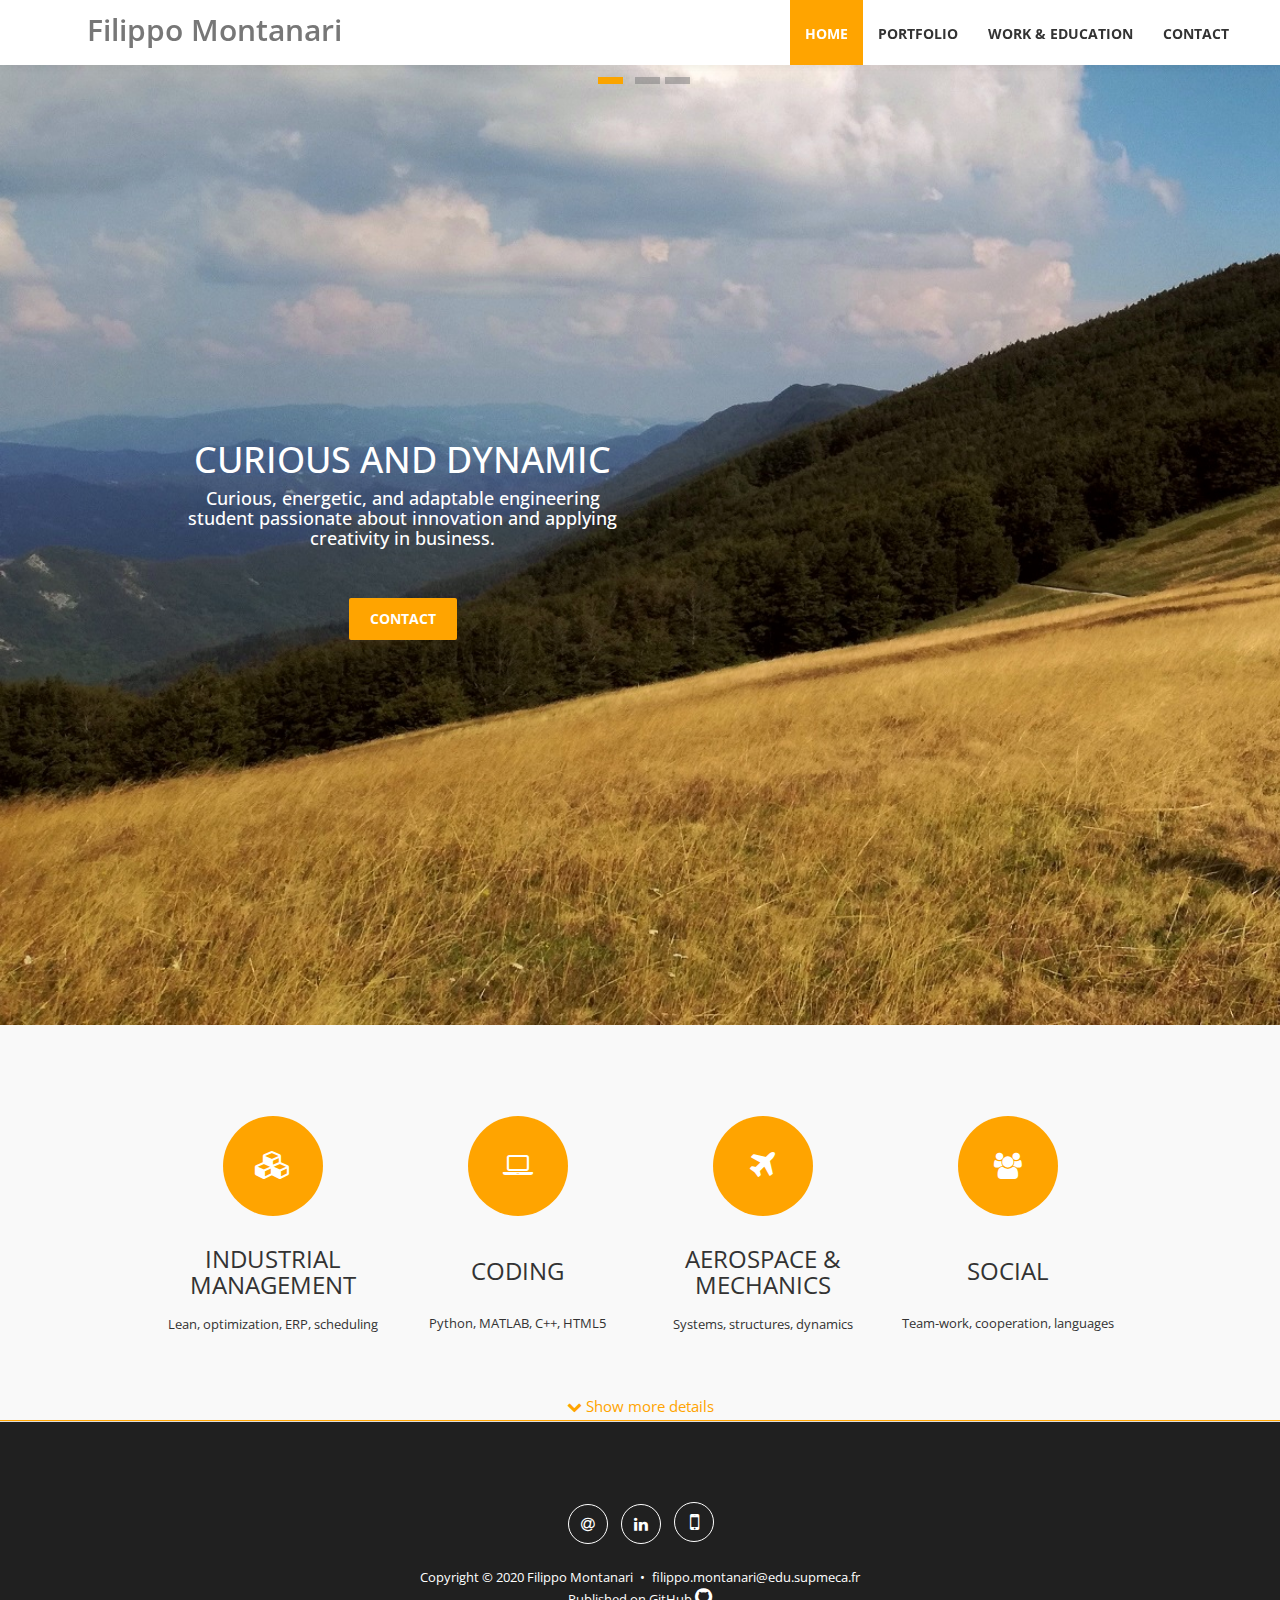
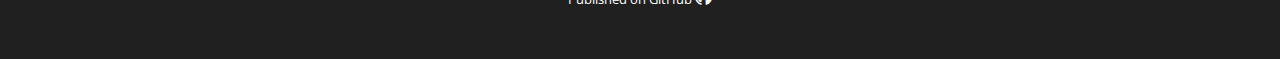
<file: index(old).html>
<!DOCTYPE html>
<html lang="en">
	<head>
		<meta charset="utf-8">
		<meta http-equiv="X-UA-Compatible" content="IE=Edge">
		<meta name="viewport" content="width=device-width, initial-scale=1">
		<meta name="keywords" content="CV web Montanari Filippo enginner engineering ingenieur">
		<meta name="description" content="Filippo Montanari's personal webpage.">
		<title>Filippo Montanari | resume</title>
		<link rel="icon" type ="image/ico" href="images/icon/favicon.ico">
		<link rel="stylesheet" href="css/bootstrap.min.css">
		<link rel="stylesheet" href="css/font-awesome.min.css">
		<link rel="stylesheet" href="css/shared-style-sheet.css">
		<link rel="stylesheet" href="css/home.css">
		<link href='http://fonts.googleapis.com/css?family=Open+Sans:400,600,700,300' rel='stylesheet' type='text/css'>
	</head>


	<body data-spy="scroll" data-target=".navbar-collapse">

	<!-- start templatemo navigation -->
	<nav class="navbar navbar-default navbar-fixed-top" role="navigation">
		<div class="container-fluid">
			<div class="navbar-header">
				<button class="navbar-toggle" data-toggle="collapse" data-target=".navbar-collapse">
					<span class="icon icon-bar"></span>
					<span class="icon icon-bar"></span>
					<span class="icon icon-bar"></span>
				</button>
				<a href="#" class="navbar-brand">Filippo Montanari</a>
			</div>
			<div class="collapse navbar-collapse">
				<ul class="nav navbar-nav navbar-right">
					<li><a href="#home">HOME</a></li>
					<li><a href="portfolio.html">PORTFOLIO</a></li>
					<li><a href="work-education.html">WORK &amp; EDUCATION</a></li>
					<li><a href="contact.html">CONTACT</a></li>
				</ul>
			</div>
		</div>
	</nav>

	<!-- Slider -->
	<section id="home" class="text-center">
    <div class="flexslider">
      <ul class="slides">
        <li>
        	<img src="images/slider/me-calla.jpg" alt="Slide 1">
        	<div class="slider-caption">
			    	<div class="container">
							<div class="col-md-6">
			      		<h1>CURIOUS AND DYNAMIC</h1>
			      		<h4>Curious, energetic, and adaptable engineering student passionate about innovation and applying creativity in business.</h4>
								<a href="contact.html" class="slider-btn btn btn-default">CONTACT</a>
							</div>
						</div>
						<div class="slide-bars">
							<div class="active"></div>
							<div class="inactive"></div>
							<div class="inactive"></div>
						</div>
		  		</div>
        </li>
        <li>
        	<img src="images/slider/plane-yellow-bg.jpg" alt="Slide 2">
        	<div class="slider-caption">
			    	<div class="container">
							<div class="col-md-6">
			      		<h1>EXPLORING NEW HORIZONS</h1>
			      		<h4>I love getting out of my comfort zone and facing new challenges in both operating and socials contexts.</h4>
								<a href="work-education.html" class="slider-btn btn btn-default">MY JOURNEY</a>
							</div>
						</div>
						<div class="slide-bars">
							<div class="inactive"></div>
							<div class="active"></div>
							<div class="inactive"></div>
						</div>
		  		</div>
				</li>
        <li>
        	<img src="images/slider/chess.jpg" alt="Slide 3">
        	<div class="slider-caption">
			    	<div class="container">
							<div class="col-md-6">
			      		<h1>SOLUTION-ORIENTED</h1>
			      		<h4>Pro-active and organized. Capable of cooperating with my team-mates and solving problems by focusing on solutions.</h4>
								<a href="portfolio.html" class="slider-btn btn btn-default">PROJECTS</a>
							</div>
						</div>
						<div class="slide-bars">
							<div class="inactive"></div>
							<div class="inactive"></div>
							<div class="active"></div>
						</div>
		  		</div>
        </li>
      </ul>
    </div>
	</section>

	<!--
	<section id="about-me">
		<div class="container">
			<div class="row">
				<img class="img-me" src="images/studio.jpg">
				<div class="text-area">
					<h2>Aerospace and Production Engineer </h2>
					<text>A curious, creative, and adaptable engineering student passionate about innovation and
							new challenges.</br> I am a reliable, well-organized person, as well as a quick learner capable
							of producing good results in a wide variety of areas.
					</text>
				</div>
			</div>
		</div>
	</section>
	-->

	<!-- start templatemo features -->
	<section id="features" class="features text-center">
		<div class="container">
			<div class="row">
				<div class="col-md-12"></div>
				<div class="col-base-12 col-xs-6 col-md-3">
					<i class="ball-icon fa fa-cubes"></i>
						<h3>INDUSTRIAL MANAGEMENT</h3>
						<p>Lean, optimization, ERP, scheduling</p>
				</div>
				<div class="col-base-12 col-xs-6 col-md-3" style="margin-bottom: 20px;">
					<i class="ball-icon fa fa-laptop"></i>
						<h3 style="padding:12px 0 20px">CODING</h3>
						<p>Python, MATLAB, C++, HTML5</p>
				</div>
				<div class="col-base-12 col-xs-6 col-md-3">
					<i class="ball-icon fa fa-plane" style="font-size: 32px;"></i>
						<h3>AEROSPACE &amp; MECHANICS</h3>
						<p>Systems, structures, dynamics</p>
				</div>
				<div class="col-base-12 col-xs-6 col-md-3">
					<i class="ball-icon fa fa-users" style="font-size: 26px;"></i>
						<h3 style="padding:12px 0 20px">SOCIAL</h3>
						<p>Team-work, cooperation, languages</p>
				</div>
			</div>
		</div>
	</section>
	<!-- end templatemo features -->

	<section id="skill-bars" style="display: none;">
		<div class="container">
			<div class="row" style="margin-bottom:60px">
				<div class="col-md-12"></div>
				<div class="col-xs-12 col-md-3 info">
					<h3>IN PRACTICE<span style="color: #ffa400;">&nbsp;...</span></h3>
					<h4 style="font-size:18px; font-weight:600;">Some softwares and skills I can handle.</h4>
					<div style="margin-bottom:37px;">Have a look at the projects in my <a href="#portfolio" class="smoothscroll"><b>portfolio</b></a> to see concrete results.</div>
					<div style="font-size:18px; font-weight:600;">Other softwares:</div>
					<div style="">Power-Point, Power BI, Word</div>

				</div>
				<div class="col-base-1 col-xs-1 col-md-1"></div>

				<div class="col-base-5 col-xs-3 col-md-2 skills">
					<h4 class="">MANAG<span class="hide-sm">E</span>M<span class="hide-sm">EN</span>T</h4>
					<span>Excel + VBA</span>
						<span class="pull-right"></span>
							<div class="progress">
								<div class="progress-bar progress-bar-success" role="progressbar" aria-valuenow="80" aria-valuemin="0" aria-valuemax="100" style="width: 85%;"></div>
							</div>
					<span>Lean management</span>
						<span class="pull-right"></span>
							<div class="progress">
								<div class="progress-bar progress-bar-success" role="progressbar" aria-valuenow="80" aria-valuemin="0" aria-valuemax="100" style="width: 50%;"></div>
							</div>
					<span>FlexSim</span>
						<span class="pull-right"></span>
							<div class="progress">
								<div class="progress-bar progress-bar-success" role="progressbar" aria-valuenow="80" aria-valuemin="0" aria-valuemax="100" style="width: 50%;"></div>
							</div>
					<span>SAP MM PP</span>
						<span class="pull-right"></span>
							<div class="progress">
								<div class="progress-bar progress-bar-success" role="progressbar" aria-valuenow="80" aria-valuemin="0" aria-valuemax="100" style="width: 50%;"></div>
							</div>
				</div>
				<div class="col-base-1 col-xs-1 col-md-1" style=""></div>

				<div class="col-base-5 col-xs-3 col-md-2 skills">
					<h4 class="">CODING</h4>
					<span>Python</span>
						<span class="pull-right"></span>
							<div class="progress">
								<div class="progress-bar progress-bar-success" role="progressbar" aria-valuenow="80" aria-valuemin="0" aria-valuemax="100" style="width: 80%;"></div>
							</div>
					<span>MATLAB</span>
						<span class="pull-right"></span>
							<div class="progress">
								<div class="progress-bar progress-bar-success" role="progressbar" aria-valuenow="80" aria-valuemin="0" aria-valuemax="100" style="width: 60%;"></div>
							</div>
					<span>HTML, CSS</span>
						<span class="pull-right"></span>
							<div class="progress">
								<div class="progress-bar progress-bar-success" role="progressbar" aria-valuenow="80" aria-valuemin="0" aria-valuemax="100" style="width: 60%;"></div>
							</div>
					<span>C++</span>
						<span class="pull-right"></span>
							<div class="progress">
								<div class="progress-bar progress-bar-success" role="progressbar" aria-valuenow="80" aria-valuemin="0" aria-valuemax="100" style="width: 30%;"></div>
							</div>
				</div>
				<div class="col-base-4 col-xs-1 col-md-1" style=""></div>

				<div class="col-base-5 col-xs-3 col-md-2 skills">
					<h4 class="">MECHANICS</h4>
					<span>CATIA (3Dexp)</span>
						<span class="pull-right"></span>
							<div class="progress">
								<div class="progress-bar progress-bar-success" role="progressbar" aria-valuenow="80" aria-valuemin="0" aria-valuemax="100" style="width: 50%;"></div>
							</div>
					<span>SysML</span>
						<span class="pull-right"></span>
							<div class="progress">
								<div class="progress-bar progress-bar-success" role="progressbar" aria-valuenow="80" aria-valuemin="0" aria-valuemax="100" style="width: 50%;"></div>
							</div>
					<span>Abaqus</span>
						<span class="pull-right"></span>
							<div class="progress">
								<div class="progress-bar progress-bar-success" role="progressbar" aria-valuenow="80" aria-valuemin="0" aria-valuemax="100" style="width: 50%;"></div>
							</div>

				</div>
			</div>
		</div>
	</section>

	<!-- Hide / Show skill-bars-->
	<div class="hide-sm hideshow-bar" onclick="HideShowSkillBars('skill-bars', 'chevronDown', 'chevronUp')">
		<span id="chevronDown"><i class="fa fa-chevron-down"></i> Show more details</span>
		<span id="chevronUp" style="display: none;"><i class="fa fa-chevron-up"></i> Close</span>
	</div>

	<!-- start templatemo footer -->
	<footer class="text-center">
		<div class="container">
			<div class="row">
				<div class="social-icon">
					<a href="mailto:filippo.montanari@edu.supmeca.fr" class="fa fa-at"></a>
					<a href="https://www.linkedin.com/in/fmontanari6/" class="fa fa-linkedin"></a>
					<a href="tel:+33777999956" class="fa fa-mobile-phone" style="font-size: 22px;"></a>
				</div>
				<p>Copyright © 2020 Filippo Montanari&ensp;&bull;&ensp;filippo.montanari@edu.supmeca.fr</br>Published on GitHub <i class="fa fa-github" style="font-size: 20px"></i></p>
			</div>
		</div>
	</footer>
	<!-- end templatemo footer -->


	<script src="js/jquery.js"></script>
	<script src="js/bootstrap.min.js"></script>
	<script src="js/jquery.flexslider.js"></script>
	<script src="js/hideshow.js"></script>

	<!-- FLEXSLIDER and go-top -->
	<script>
		$(document).ready(function() {
			// FlexSlider
				$('.flexslider').flexslider({
					animation: "fade",
					directionNav: false
				});

			// Show or hide the sticky footer button
			$(window).scroll(function() {
				if ($(this).scrollTop() > 200) {
					$('.go-top').fadeIn(200);
				} else {
					$('.go-top').fadeOut(200);
				}
			});
			// Animate the scroll to top
			$('.go-top').click(function(event) {
				event.preventDefault();
				$('html, body').animate({scrollTop: 0}, 300);
			})
		});
	</script>
	<!-- end FLEXSLIDER and go-top -->

	</body>
</html>
</file>
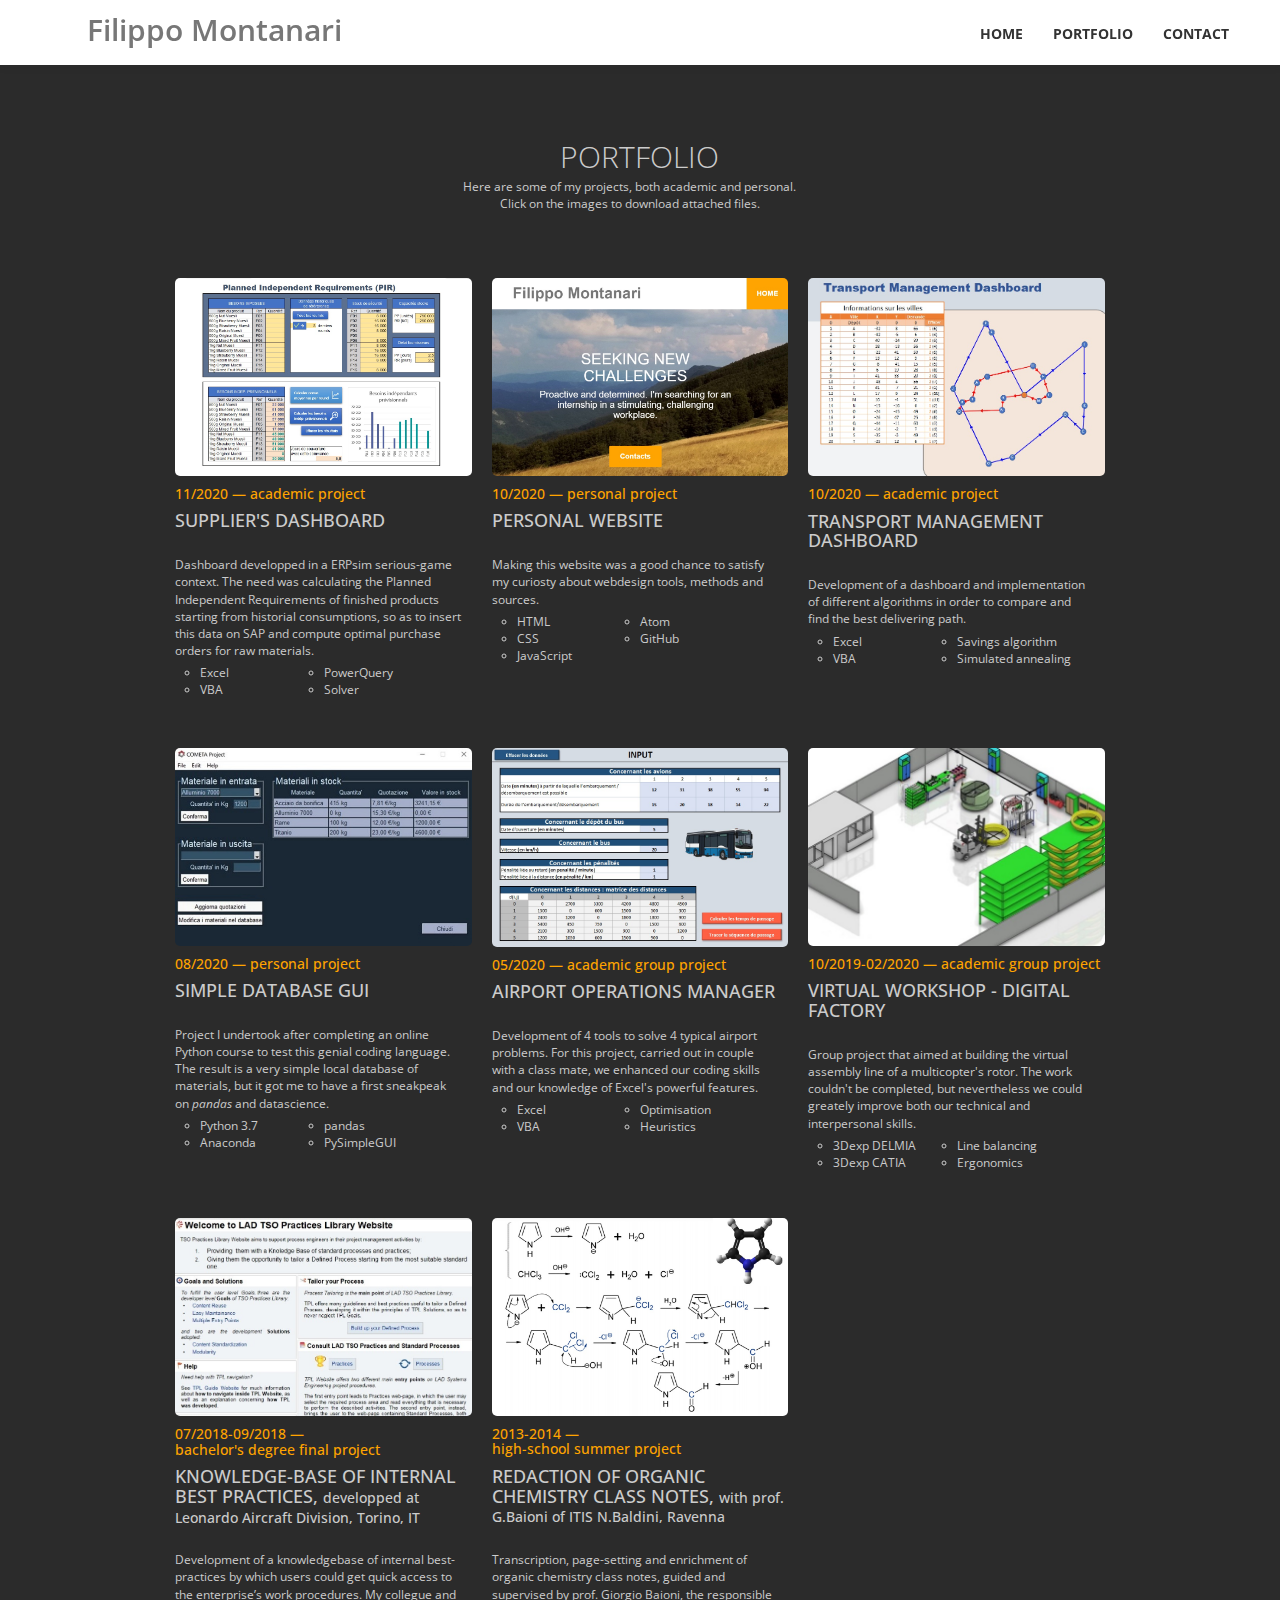
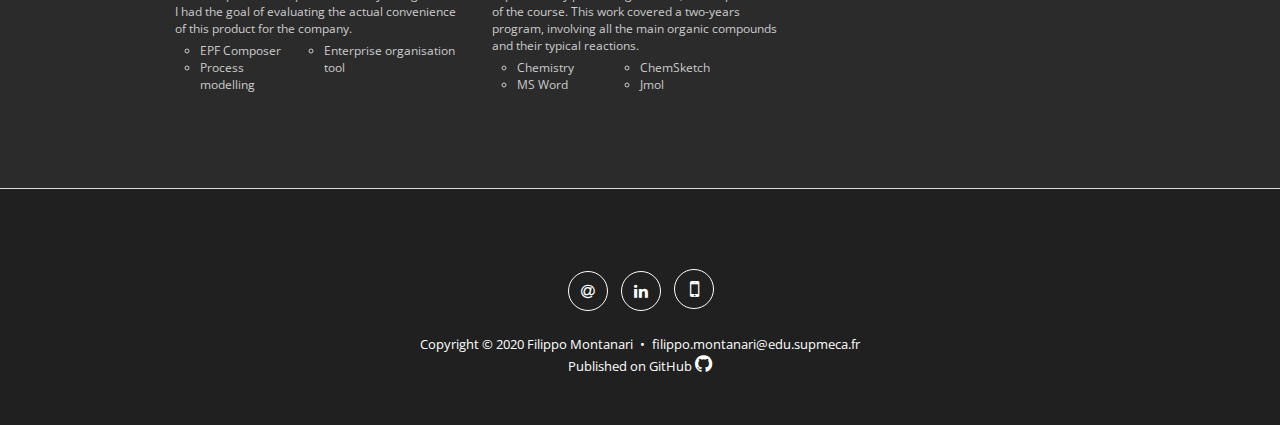
<file: portfolio.html>
<!DOCTYPE html>
<html lang="en">
	<head>
		<meta charset="utf-8">
		<meta http-equiv="X-UA-Compatible" content="IE=Edge">
		<meta name="viewport" content="width=device-width, initial-scale=1">
		<meta name="keywords" content="CV web Montanari Filippo enginner engineering ingenieur">
		<meta name="description" content="Filippo Montanari's personal webpage.">
		<title>Filippo Montanari | portfolio</title>
		<link rel="icon" type ="image/ico" href="images/icon/favicon.ico">
		<link rel="stylesheet" href="css/bootstrap.min.css">
		<link rel="stylesheet" href="css/font-awesome.min.css">
		<link rel="stylesheet" href="css/shared-style-sheet.css">
		<link rel="stylesheet" href="css/home.css">
		<link href='http://fonts.googleapis.com/css?family=Open+Sans:400,600,700,300' rel='stylesheet' type='text/css'>
	</head>


	<body data-spy="scroll" data-target=".navbar-collapse">

	<!-- start templatemo navigation -->
	<nav class="navbar navbar-default navbar-fixed-top" role="navigation">
		<div class="container-fluid">
			<div class="navbar-header">
				<button class="navbar-toggle" data-toggle="collapse" data-target=".navbar-collapse">
					<span class="icon icon-bar"></span>
					<span class="icon icon-bar"></span>
					<span class="icon icon-bar"></span>
				</button>
				<a href="#" class="navbar-brand">Filippo Montanari</a>
			</div>
			<div class="collapse navbar-collapse">
				<ul class="nav navbar-nav navbar-right">
					<li><a href="index.html">HOME</a></li>
					<li><a href="#">PORTFOLIO</a></li>
					<!--<li><a href="work-education.html">WORK &amp; EDUCATION</a></li>-->
					<li><a href="contact.html">CONTACT</a></li>
				</ul>
			</div>
		</div>
	</nav>

	<!-- start templatemo portfolio -->
	<section id="portfolio">
		<div class="container">
			<div class="row">
				<div class="col-md-2"></div>
				<div class="col-md-8">
					<h2>PORTFOLIO</h2>
					<p style="margin-bottom: 60px;">Here are some of my projects, both academic and personal.</br>Click on the images to download attached files.</p>
				</div>
			</div>
			<div class="col-md-12"></div>


			<div class="col-base-12 col-xs-6 col-md-4 text-left" style="padding: 0 10px 70px; height: 470px;">
				<div class="image-folder shadow-card">
					<img src="images/proj112020.jpg" class="img-responsive">
					<div class="image-overlay">
						<a href="docs/Filippo%20MONTANARI%20-%20Dashboard%20de%20l'Approvisionneur.zip" title="Click to download files/documentation (zip folder)"><i class="fa fa-folder-open"></i></a>
					</div>
				</div>
				<h5 style="color:#ffa400">11/2020  &mdash;  academic project</h5>
				<h4>SUPPLIER'S DASHBOARD</h4>
				<p style="margin-top: 20px; padding-right:10px">Dashboard developped in a ERPsim serious-game context. The need was calculating the Planned Independent Requirements of finished products starting from historial consumptions, so as to insert this data on SAP and compute optimal purchase orders for raw materials.</p>
				<div class="col-sm-12 col-md-5">
					<ul style="list-style-type:circle; margin: 0">
						<li>Excel</li>
						<li>VBA</li>
					</ul>
				</div>
				<div class="col-sm-12 col-md-7">
					<ul style="list-style-type:circle; margin: 0">
						<li>PowerQuery</li>
						<li>Solver</li>
					</ul>
				</div>
			</div>

			<div class="col-base-12 col-xs-6 col-md-4 text-left" style="padding: 0 10px 70px; height: 470px;">
				<div class="image-folder shadow-card">
					<img src="images/proj102020.jpg" class="img-responsive">
					<div class="image-overlay">
						<i title="You are browsing the website" class="fa fa-close"></i>
					</div>
				</div>
				<h5 style="color:#ffa400">10/2020  &mdash;  personal project</h5>
				<h4>PERSONAL WEBSITE</h4>
				<p style="margin-top: 20px; padding-right:10px;">Making this website was a good chance to satisfy my curiosty about webdesign tools, methods and sources.</p>
				<div class="col-sm-12 col-md-5">
					<ul style="list-style-type:circle; margin: 0">
						<li>HTML</li>
						<li>CSS</li>
						<li>JavaScript</li>
					</ul>
				</div>
				<div class="col-sm-12 col-md-7">
					<ul style="list-style-type:circle; margin: 0">
						<li>Atom</li>
						<li>GitHub</li>
					</ul>
				</div>
			</div>

			<div class="col-base-12 col-xs-6 col-md-4 text-left" style="padding: 0 10px 70px; height: 470px;">
				<div class="image-folder shadow-card">
					<img src="images/proj102020-2.jpg" class="img-responsive">
					<div class="image-overlay">
						<a href="docs/Filippo%20MONTANARI%20-%20Transport%20Management%20Dashboard.zip" title="Click to download files/documentation (zip folder)"><i class="fa fa-folder-open"></i></a>
					</div>
				</div>
				<h5 style="color:#ffa400">10/2020  &mdash;  academic project</h5>
				<h4>TRANSPORT MANAGEMENT DASHBOARD</h4>
				<p style="margin-top: 20px; padding-right:10px">Development of a dashboard and implementation of different algorithms in order to compare and find the best delivering path.</p>
				<div class="col-sm-12 col-md-5">
					<ul style="list-style-type:circle; margin: 0">
						<li>Excel</li>
						<li>VBA</li>
					</ul>
				</div>
				<div class="col-sm-12 col-md-7">
					<ul style="list-style-type:circle; margin: 0">
						<li>Savings algorithm</li>
						<li>Simulated annealing</li>
					</ul>
				</div>
			</div>

			<div class="col-base-12 col-xs-6 col-md-4 text-left" style="padding: 0 10px 70px; height: 470px;">
				<div class="image-folder shadow-card">
				<img src="images/proj082020.jpg" class="img-responsive">
					<div class="image-overlay">
						<a href="docs/Filippo%20MONTANARI%20-%20Python%20Cometa%20Project.zip" title="Click to download files/documentation (zip folder)"><i class="fa fa-folder-open"></i></a>
					</div>
				</div>
				<h5 style="color:#ffa400">08/2020  &mdash;  personal project</h5>
				<h4>SIMPLE DATABASE GUI</h4>
				<p style="margin-top: 20px; padding-right:10px">Project I undertook after completing an online Python course to test this genial coding language. The result is a very simple local database of materials, but it got me to have a first sneakpeak on <i>pandas</i> and datascience.</p>
				<div class="col-sm-12 col-md-5">
					<ul style="list-style-type:circle; margin: 0">
						<li>Python 3.7</li>
						<li>Anaconda</li>
					</ul>
				</div>
				<div class="col-sm-12 col-md-7">
					<ul style="list-style-type:circle; margin: 0">
						<li>pandas</li>
						<li>PySimpleGUI</li>
					</ul>
				</div>
			</div>


			<div class="col-base-12 col-xs-6 col-md-4 text-left" style="padding: 0 10px 70px; height: 470px;">
				<div class="image-folder shadow-card">
					<img src="images/proj052020.jpg" class="img-responsive">
					<div class="image-overlay">
						<a href="docs/Filippo%20MONTANARI%20-%20Airport%20Operations%20Manager.zip" title="Click to download files/documentation (zip folder)"><i class="fa fa-folder-open"></i></a>
					</div>
				</div>
				<h5 style="color:#ffa400">05/2020  &mdash;  academic group project</h5>
				<h4>AIRPORT OPERATIONS MANAGER</h4>
				<p style="margin-top: 20px; padding-right:10px">Development of 4 tools to solve 4 typical airport problems. For this project, carried out in couple with a class mate, we enhanced our coding skills and our knowledge of Excel's powerful features.</br></p>
				<div class="col-sm-12 col-md-5">
					<ul style="list-style-type:circle; margin: 0">
						<li>Excel</li>
						<li>VBA</li>
					</ul>
				</div>
				<div class="col-sm-12 col-md-7">
					<ul style="list-style-type:circle; margin: 0">
						<li>Optimisation</li>
						<li>Heuristics</li>
					</ul>
				</div>
			</div>

			<div class="col-base-12 col-xs-6 col-md-4 text-left" style="padding: 0 10px 70px; height: 470px;">
				<div class="image-folder shadow-card">
					<img src="images/proj092019.jpg" class="img-responsive">
					<div class="image-overlay">
						<a href="docs/Filippo%20MONTANARI%20-%20Projet%20MiniBee%20–%20Conception%20Atelier.pdf" title="Click to download files/documentation (PDF report)"><i class="fa fa-file-text"></i></a>
					</div>
				</div>
				<h5 style="color:#ffa400">10/2019-02/2020  &mdash;  academic group project</h5>
				<h4>VIRTUAL WORKSHOP - DIGITAL FACTORY</h4>
				<p style="margin-top: 20px; padding-right:10px">Group project that aimed at building the virtual assembly line of a multicopter's rotor. The work couldn't be completed, but nevertheless we could greately improve both our technical and interpersonal skills.</p>
				<div class="col-sm-12 col-md-5">
					<ul style="list-style-type:circle; margin: 0">
						<li>3Dexp DELMIA</li>
						<li>3Dexp CATIA</li>
					</ul>
				</div>
				<div class="col-sm-12 col-md-7">
					<ul style="list-style-type:circle; margin: 0">
						<li>Line balancing</li>
						<li>Ergonomics</li>
					</ul>
				</div>
			</div>

			<div class="col-base-12 col-xs-6 col-md-4 text-left" style="padding: 0 10px 70px; height: 470px;">
				<div class="image-folder shadow-card">
					<img src="images/proj072018.jpg" class="img-responsive">
					<div class="image-overlay">
						<a href="docs/Filippo%20MONTANARI%20-%20Feasibility%20Study%20for%20a%20Knowledge%20Base%20of%20Enterprise%20Practices.pdf" title="Click to download files/documentation (PDF report)"><i class="fa fa-file-text"></i></a>
					</div>
				</div>
				<h5 style="color:#ffa400">07/2018-09/2018  &mdash;  </br>bachelor's degree final project</h5>
				<h4>KNOWLEDGE-BASE OF INTERNAL BEST PRACTICES, <span style="font-size: 14px;">developped at Leonardo Aircraft Division, Torino, IT</span></h4>
				<p style="margin-top: 20px; padding-right:10px">Development of a knowledgebase of internal best-practices by which users could get quick access to the enterprise’s work procedures. My collegue and I had the goal of evaluating the actual convenience of this product for the company.</p>
				<div class="col-sm-12 col-md-5">
					<ul style="list-style-type:circle; margin: 0">
						<li>EPF Composer</li>
						<li>Process modelling</li>
					</ul>
				</div>
				<div class="col-sm-12 col-md-7">
					<ul style="list-style-type:circle; margin: 0">
						<li>Enterprise organisation tool</li>
					</ul>
				</div>
			</div>

			<div class="col-base-12 col-xs-6 col-md-4 text-left" style="padding: 0 10px 70px; height: 470px;">
				<div class="image-folder shadow-card">
					<img src="images/proj2013-2014.jpg" class="img-responsive">
					<div class="image-overlay">
						<a href="https://itisravenna.edu.it/index.php/didattica-on-line/13-attivita/83-appunti-di-chimica" target="_blank" title="Redirect to school's download webpage"><i class="fa fa-share"></i></a>
					</div>
				</div>
				<h5 style="color:#ffa400">2013-2014  &mdash;  </br>high-school summer project</h5>
				<h4>REDACTION OF ORGANIC CHEMISTRY CLASS NOTES, <span style="font-size: 14px;">with prof. G.Baioni of ITIS N.Baldini, Ravenna</span></h4>
				<p style="margin-top: 20px; padding-right:10px">Transcription, page-setting and enrichment of organic chemistry class notes, guided and supervised by prof. Giorgio Baioni, the responsible of the course. This work covered a two-years program, involving all the main organic compounds and their typical reactions.</p>
				<div class="col-sm-12 col-md-5">
					<ul style="list-style-type:circle; margin: 0">
						<li>Chemistry</li>
						<li>MS Word</li>
					</ul>
				</div>
				<div class="col-sm-12 col-md-7">
					<ul style="list-style-type:circle; margin: 0">
						<li>ChemSketch</li>
						<li>Jmol</li>
					</ul>
				</div>
			</div>
		</div>
	</section>
	<!-- end templatemo portfolio -->

	<!-- start templatemo footer -->
	<footer class="text-center">
		<div class="container">
			<div class="row">
				<div class="social-icon">
					<a href="mailto:filippo.montanari@edu.supmeca.fr" class="fa fa-at"></a>
					<a href="https://www.linkedin.com/in/fmontanari6/" class="fa fa-linkedin"></a>
					<a href="tel:+33777999956" class="fa fa-mobile-phone" style="font-size: 22px;"></a>
				</div>
				<p>Copyright © 2020 Filippo Montanari&ensp;&bull;&ensp;filippo.montanari@edu.supmeca.fr</br>Published on GitHub <i class="fa fa-github" style="font-size: 20px"></i></p>
			</div>
		</div>
	</footer>
	<!-- end templatemo footer -->


	<script src="js/jquery.js"></script>
	<script src="js/bootstrap.min.js"></script>
	<script src="js/jquery.flexslider.js"></script>
	<script src="js/hideshow.js"></script>

	</body>
</html>
</file>
<file: css/shared-style-sheet.css>
/*
based on Composite Template
http://www.templatemo.com/preview/templatemo_444_composite
*/

body
{
	background: #FFF;
	font-family: 'Open Sans', sans-serif;
	font-size: 13px;
	position: relative;
}

/* start templatemo page container */
@media (min-width: 768px) {
	.container { width: 700px; }
}
@media (min-width: 992px) {
	.container { width: 900px; }
}
@media (min-width: 1200px) {
	.container { width: 1000px;	}
}

/* start templatemo navigation */
.navbar-default
{
	background: #FFF;
	border: none;
	box-shadow: 0px 2px 8px 0px rgba(50, 50, 50, 0.08);
	margin: 0;
}
.navbar-default .navbar-brand
{
	font-weight: 600;
	font-size: 30px;
	padding: 10px 0 0 0;
	height: 65px;
	line-height: 40px;
}
.navbar-default .navbar-brand:hover { color: #ffa400; }
.navbar-default .nav li a
{
	color: #333;
	font-size: 14px;
	font-weight: 700;
	height: 65px;
	line-height: 38px;
	-webkit-transition: all 0.3s ease;
	transition: all 0.3s ease;
}
.navbar-default .nav li a:hover
{
	background-color: #ffa400;
	color: #FFF;
}
.navbar-default .nav li a:focus { color: #303030; }
.navbar-default .navbar-nav > .active > a,
.navbar-default .navbar-nav > .active > a:hover,
.navbar-default .navbar-nav > .active > a:focus {
	color: #FFF;
	background-color: #ffa400;
}
.navbar-default .navbar-toggle
{
	border: none;
	padding-top: 18px;
}
.navbar-default .navbar-toggle .icon-bar
{
	background: #ffa400;
	border-color: transparent;
}
.navbar-default .navbar-toggle:hover,
.navbar-default .navbar-toggle:focus { background-color: transparent }
/* end templatemo navigation */

/* start templatemo header background slideshow */
#home { padding-top: 35px; }
.flexslider {
	position: relative;
	background-color: #FFF;
	overflow: hidden;
	margin: 0;
	padding: 0;
	height: 110vh
}
.flexslider .slides {
	padding: 0;
	zoom: 1;
}
.flexslider .slides img {
	padding: 0;
	display: block;
	height: 110vh;
}
.flexslider li {
	display: none;
	padding: 0;
	position: relative;
	-webkit-backface-visibility: hidden;
}
.slider-caption {
	color:white;
	margin: 0;
	position: absolute;
	top: 0;
	left: 0;
	text-transform: none;
	z-index: 7;
	width: 100%;
	height: 100%;
	display: -webkit-box;
	display: -webkit-flex;
	display: -ms-flexbox;
	display: flex;
	-webkit-box-pack: center;
	-webkit-justify-content: center;
	-ms-flex-pack: center;
	justify-content: center;
	-webkit-box-align: center;
	-webkit-align-items: center;
	-ms-flex-align: center;
	align-items: center;
}
.slider-btn {
	background: #ffa400;
	border-color: transparent;
	border-radius: 2px;
	color: #FFF;
	font-weight: bold;
	height: auto;
	width: auto;
	padding: 10px 20px 10px;
	margin-top: 40px;
	-webkit-transition: all 0.4s ease-in-out;
	transition: all 0.4s ease-in-out;
}
.slider-btn:hover, .slider-btn:focus {
	background: #FFF;
	color: #ffa400;
	border-color: transparent;
}


/* start templatemo contact */
/*
#contact
{
	background: #303030;
	color: #EEE;
}
#contact h2 { font-weight: 400; }
#contact .text-center p { padding: 0 0 60px 0; }
#contact h2, #contact h3 { padding: 0 0 20px 0; }
#contact .form-control
{
	background: transparent;
	border: 1px solid #444;
	border-radius: 0px;
	color: #FFF;
	margin: 10px 0 10px 0;
}
#contact input { height: 60px; }
#contact .form-control:focus
{
	background: #444444;
	border-color: transparent;
	box-shadow: none;
}
#contact input[type="submit"]
{
	color: #FFF;
	font-weight: 600;
	letter-spacing: 1px;
	width: 220px;
	-webkit-transition: all 0.4s ease;
	transition: all 0.4s ease;
}
#contact input[type="submit"]:hover
{
	background: #ffa400;
	border-color: transparent;
	color: #FFF;
}
#contact .address
{
	padding: 20px;
	padding-top: 0;
	margin: 0;
}
*/

/*
a {	color: #ffa400; }
a:hover, a:active
{
	color: #ffd485;
	text-decoration: none;
}
/* end templatemo contact */

/* start templatemo footer */
footer
{
	border-top: 1px solid #ddd;
	background: #202020;
	color: #FFF;
	padding: 80px 0 40px 0;
}
footer .social-icon a
{
	border: 1px solid #FFF;
	border-radius: 50%;
	color: #FFF;
	font-size: 16px;
	width: 40px;
	height: 40px;
	line-height: 40px;
	text-align: center;
	text-decoration: none;
	-webkit-transition: all 0.2s ease-in;
	transition: all 0.2s ease-in;
	margin: 0 4px 24px 6px;
}
footer .social-icon a:hover
{
	border-color: transparent;
	background: #ffa400;
}
/* end templatemo footer */

/* starttemplatemo  go top */
.go-top
{
	background-color: #ffa400;
	border-radius: 50%;
	bottom: 2em;
	right: 2em;
	color: #FFF;
	display: none;
	position: fixed;
	text-decoration: none;
	width: 60px;
	height: 60px;
	line-height: 60px;
	text-align: center;
}
.go-top:hover {	color: #F9F9F9; }
/* end templatemo go top */

@media only screen and (max-width: 1199px) {
	.flexslider h1 { font-size: 30px; }
	.flexslider h2 { font-size: 24px; }
}

/* start templatemo 768 media quires */
@media only screen and ( max-width: 768px ) {
	.navbar-default .navbar-brand {	margin-left: 20px; }
	.navbar-default .navbar-nav	{ margin: 0; }
	.navbar-default .navbar-collapse
	{
		padding-left: 20px;
		padding-right: 20px;
	}
	.flexslider h1 { font-size: 26px; }
	.flexslider h2 { font-size: 18px; }
	.templatemo-slider-btn {
		margin-top: 10px;
		width: 180px;
		height: 40px;
		padding-top: 8px;
	}
}
/* end templatemo 768 media quires */

/* start templatemo 680 media quires */
@media only screen and ( max-width: 680px ) {
	.navbar-default .navbar-nav li a { border-bottom: 1px solid #f6f6f6; line-height: normal; height: 40px; }
/* end templatemo 680 media quires */

/* start templatemo 600 media quires */
@media only screen and ( max-width: 640px ) {
	.flexslider h1 { font-size: 20px; }
	.flexslider h2 { font-size: 14px; }
	.templatemo-slider-btn {
		width: auto;
		height: auto;
		padding: 10px 20px;
		margin-top: 10px;
	}
}
/* end templatemo 600 media quires */

.tooltip {
  position: relative;
  display: inline-block;
}

.tooltip .tooltiptext {
  visibility: hidden;
  width: 120px;
  background-color: #555;
  color: #fff;
  text-align: center;
  border-radius: 6px;
  padding: 5px 0;
  position: absolute;
  z-index: 1;
  bottom: 125%;
  left: 50%;
  margin-left: -60px;
  opacity: 0;
  transition: opacity 0.3s;
}

.tooltip .tooltiptext::after {
  content: "";
  position: absolute;
  top: 100%;
  left: 50%;
  margin-left: -5px;
  border-width: 5px;
  border-style: solid;
  border-color: #555 transparent transparent transparent;
}

.tooltip:hover .tooltiptext {
  visibility: visible;
  opacity: 1;
}

.shadow-card {
	box-shadow: 0px 2px 8px 8px rgba(50, 50, 50, 1);
}

@media (max-width:320px){
	.hide-xs{
		display: none;
	}
}

@media (max-width:768px){
	.hide-sm{
		display: none;
	}
}

@media (max-width:992px){
	.hide-md{
		display: none;
	}
}


/* Animate on entrance
.animate-in-down {
  transition: all 1.3s ease-out;
  position: relative;
  opacity: 1;
  top: 0px; }
  .animate-in-down.out-of-viewport {
    top: 40px;
    opacity: 0; }

.animate-in-left {
  transition: all 1.0s ease-out;
  position: relative;
  opacity: 1;
  left: 0%; }
  .animate-in-left.out-of-viewport {
    opacity: 0;
    left: -5%; }

.animate-in-right {
  transition: all 1.0s ease-out;
  position: relative;
  opacity: 1;
  left: 0%; }
  .animate-in-right.out-of-viewport {
    opacity: 0;
    left: 5%; }
*/
</file>
<file: css/home.css>
/*Style sheet associated with the page home.html*/
/*Created by Montanari Filippo*/

.slide-bars {
  position: absolute;
  top: 35px;
  text-align: center;
}
.slide-bars > .active {
  height: 7px;
  width: 25px;
  margin: 0 8px 0;
  display: inline-block;
  background-color: #faa400;
}
.slide-bars > .inactive {
  height: 7px;
  width: 25px;
  margin: 0 1px 0;
  display: inline-block;
  background-color: rgb(120, 120, 120, 0.5);
}


/*about-me*/
#about-me {
  background: #333;
  color: #DDD;
  border-bottom: 1px solid #ffa400;
  height: auto
}
#about-me .img-me {
  background: #F9F9F9;
  margin-right: 10%;
  float: left;
  width: 31%;
  min-width: 200px;
  height: auto;
}
#about-me h2 {
  font-size: min(4.5vw, 28px);
  border-bottom: 1px solid #ffa400;
  padding-bottom: 10px;
}
#about-me .text-area {
  font-size: min(2.5vw, 17px);
  padding: 5vw 0 0;
  width: auto;
}
@media (min-width:768px){
	.text-area {
		margin-right: 7vw;
	}
}

/* features */
#features {
	background: #F9F9F9;
	padding: 60px 0 30px 0;
	/*border-bottom: 1px solid #ffa400;*/
}
#features h2 {
	font-weight: 400;
	padding-bottom: 20px;
}
#features h3 {
	font-weight: 400;
	padding-bottom: 6px;
}
#features .ball-icon {
	background: #ffa400;
	border-radius: 50%;
	color: #FFF;
	font-size: 28px;
	width: 100px;
	height: 100px;
	line-height: 100px;
	text-align: center;
	margin-top: 30px;
	margin-bottom: 10px;
	-webkit-transition: all 0.4s ease;
	transition: all 0.4s ease;

}
#features .ball-icon:hover {
	background: #303030;
	-webkit-transform: rotate(-30deg);
	-ms-transform: rotate(-30deg);
	transform: rotate(-30deg);
}

/* show skill-bars*/
.hideshow-btn {
  color: #ffa400;
  background-color: transparent;
	font-size: 15px;
  border-radius: 5px;
  line-height: 40px;
  text-align: center;
  border: 1px solid #ffa400;
  margin: 22px 0 22px;
	-webkit-transition: all 0.2s ease-in;
	transition: all 0.2s ease-in;
}
.hideshow-btn:hover {
  color: #FFF;
  background-color: #ffa400;
}
.hideshow-bar {
  color: #ffa400;
  background-color: #F9F9F9;
	font-size: 15px;
  padding: 3px 0 3px;
  margin: 0;
  text-align: center;
  border-bottom: 1px solid #ffa400;
	-webkit-transition: all 0.2s ease-in;
	transition: all 0.2s ease-in;
}
.hideshow-bar:hover {
  color: #FFF;
  background-color: #ffa400;
  cursor: pointer;
}

/* skill-bars */
#skill-bars {
	background: #EEE;
	border-bottom: 1px solid #E0E0E0;
	color: #333;
	padding: 0;
}
#skill-bars .col-md-12 {	padding: 20px 0 0 0; }
#skill-bars h2 {
	font-weight: 400;
	padding: 0 0 20px 0;
}
#skill-bars h4 {
	font-weight: 600;
	padding-top: 6px;
	padding-bottom: 10px;
}
#skill-bars .skills { padding-top: 30px; }
#skill-bars .progress {
	background: #ddd;
	height: 6px;
	margin: 6px 0 16px 0;
}
#skill-bars .progress .progress-bar-success { background: #ffa400; }

/* portfolio */
#portfolio {
	text-align: center;
	background: #2B2B2B;
	color: #CCC;
	font-size: 12px;
	padding: 60px 0 100px 0;
}
#portfolio h2 {
	font-weight: 300;
	padding: 80px 20px 0;
	margin: 0;
}
#portfolio p {
	font-weight: 400;
	padding: 5px 20px 5px 0px;
	margin: 0;
}
#portfolio ul { padding-left: 10px }
#portfolio .col-md-4 { padding: 4px 10px 4px; }
#portfolio .image-folder {
	position: relative;
	overflow: hidden;
	margin-bottom: 0;
}
#portfolio .image-folder .image-overlay {
	background: #fff;
	width: 100%;
	height: 100%;
	opacity: 0;
	position: absolute;
	-webkit-transition: all 0.3s ease-in;
	transition: all 0.3s ease-in;
	top: 0;
	left: 0;
	bottom: 0;
	text-align: left;
}
#portfolio .image-folder:hover .image-overlay { opacity: 0.9; }
#portfolio .image-folder .image-overlay .fa {
	background: #ffa400;
	border-radius: 50%;
	color: #fff;
	width: 60px;
	height: 60px;
	line-height: 60px;
	font-size: 20px;
	text-align: center;
	opacity: 1;
	/*http: //www.smashingmagazine.com/2013/08/09/absolute-horizontal-vertical-centering-css/; */
	position: absolute;
	margin: auto;
	top: 0;
	right: 0;
	bottom: 0;
	left: 0;
}
#portfolio .image-folder a:hover { text-decoration: none; }

#portfolio .shadow-card {
	border-radius: 5px;
	box-shadow: 0px 0px 0px 0px rgba(50, 50, 50, 0.35); }

}
</file>
<file: css/work-education.css>
.link-workedu {
	color: #333;
	text-decoration: underline;
	transition: all 0.4s ease;
}
.link-workedu:hover {
	color: #de7e00
}
.box-shadow {
	box-shadow: 0px 3px 9px 0px rgba(50, 50, 50, 0.16);
}
.sm-icon {
	font-size: 20px;
	color: #555;
}
.hideshow-btn {
  color: #ffa400;
  background-color: transparent;
	font-size: 15px;
  border-radius: 5px;
  line-height: 40px;
  text-align: center;
  border: 1px solid #ffa400;
  margin: 22px 0 22px;
	-webkit-transition: all 0.2s ease-in;
	transition: all 0.2s ease-in;
}
.hideshow-btn:hover {
  color: #FFF;
  background-color: #ffa400;
}
.hideshow-bar {
  background-color: #EEE;
	border-bottom: 1px solid #ffa400;
	font-size: 14px;
  padding: 1px 0 1px;
  margin: 0;
  text-align: center;
	-webkit-transition: all 0.2s ease-in;
	transition: all 0.2s ease-in;
}
.hideshow-bar:hover {
  color: #FFF;
  background-color: #ffa400;
  cursor: pointer;
}
.floating-icon-left, .floating-icon-right {
	font-size: 40px;
	display: inline-block;
	-webkit-transition: all 0.2s ease-in;
	transition: all 0.2s ease-in;
}
.floating-icon-left:hover, .floating-icon-right:hover {
	color: #ffa400;
}
.floating-icon-left {
	float: left;
	padding: 0 10px 5px 0;
}
.floating-icon-right {
	float: right;
	padding: 0 0 5px 10px;
}

#work {
	background: #F9F9F9;
	padding: 60px 0 0;
	border-bottom: 1px solid #ffa400;
}
#work h2 {
	font-weight: 400;
	padding: 0 20px 0;
	margin: 0;
}
#work h3 {
	font-weight: 400;
	padding: 0 20px 10px;
	margin: 0;
}
#work h4 {
	font-weight: 400;
	padding: 0 20px 10px;
	margin: 0;
}
#work h5 {
	font-weight: 400;
	padding: 10px 20px 5px;
	margin: 0;
}
#work p {
	font-weight: 400;
	padding: 5px 20px 5px;
	margin: 0;
}
#work .work-bg {
	background-image: url("../images/work-bg.jpg");
	background-size: cover;
	background-position: center center;
  background-repeat: no-repeat;
  background-attachment: fixed;
}
#work .title {
	background: #444;
	color: #EEE;
	margin: 0;
	-webkit-transition: all 0.4s ease;
	transition: all 0.4s ease;
}
#work .title:hover {
	color: #ffa400;
}
#work .text {
	background-color: #FFF;
	margin: 0;
	padding: 12px;
}
#work .footer {
	background: #EEE;
	padding: 5px 0 5px;
}


#education {
	background: #F9F9F9;
	padding: 60px 0 0;
	border-bottom: 1px solid #ffa400;
}
#education h2 {
	font-weight: 400;
	padding: 0 20px 0;
	margin: 0;
}
#education h3 {
	font-weight: 400;
	padding: 0 20px 10px;
	margin: 0;
}
#education h4 {
	font-weight: 400;
	padding: 0 20px 10px;
	margin: 0;
}
#education h5 {
	font-weight: 400;
	padding: 10px 20px 5px;
	margin: 0;
}
#education p {
	font-weight: 400;
	padding: 5px 20px 5px;
	margin: 0;
}
#education .title {
	background: #827d70;
	color: #FDFDFD;
	margin: 0;
	-webkit-transition: all 0.4s ease;
	transition: all 0.4s ease;
}
#education .title:hover {
	background: #444;
	color: #ffa400;
}
#education .text {
	background-color: #FFF;
	margin: 0;
	padding: 12px;
}
#education .footer {
	background: #EEE;
	padding: 5px 0 5px;
}

#education .logo-card {
	background: #EEE;
	font-size: 12px;
	text-align: center;
	vertical-align: top;
	width: 40%;
	height: auto;
	padding: 15px 0 10px;
	margin: 20px 4% 20px;
	display: inline-block;
}
#education .logo-card img {
	padding: 8px 10% 14px;
	width: 100%;
	max-width: 270px;
}
#education .HS-logo {
	float:right;
	margin: 12px 27px 10px 20px;
	padding: 0;
	width: 40%;
	max-width: 300px;
}
#edu
</file>
